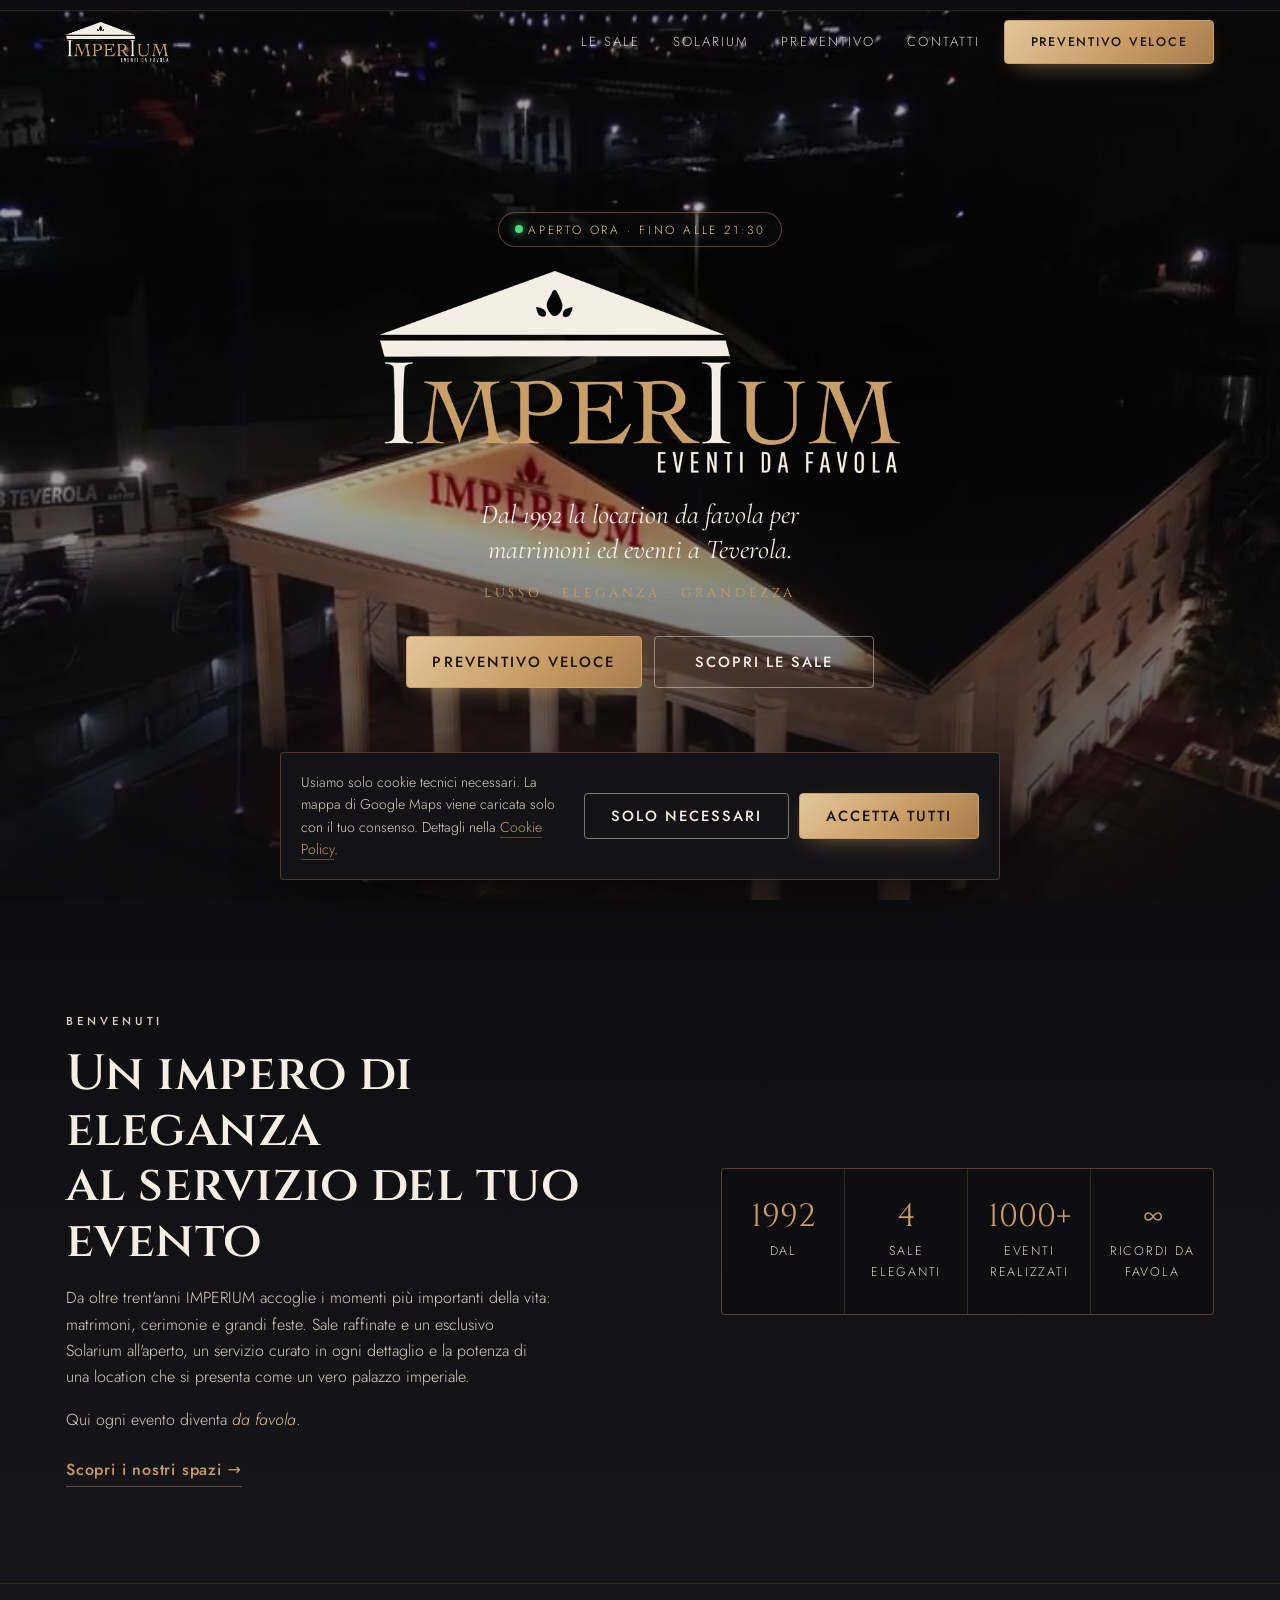
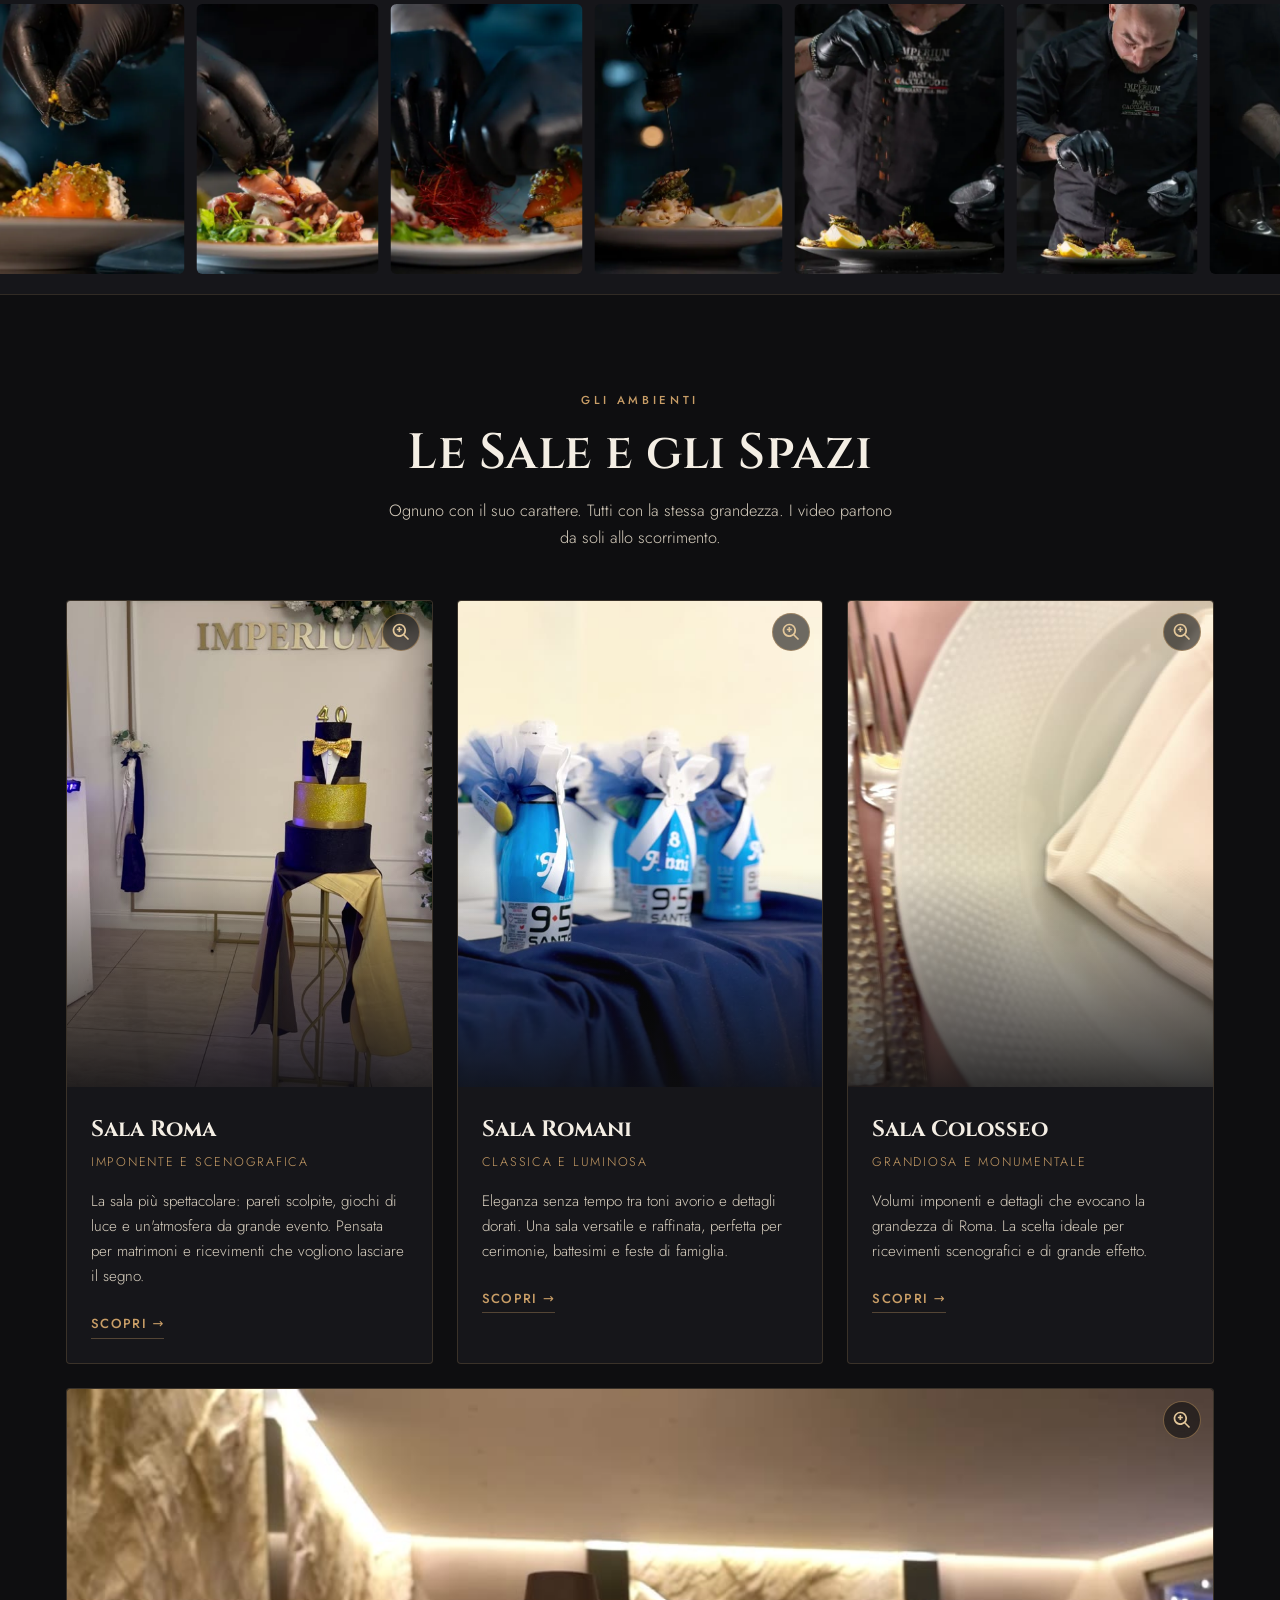
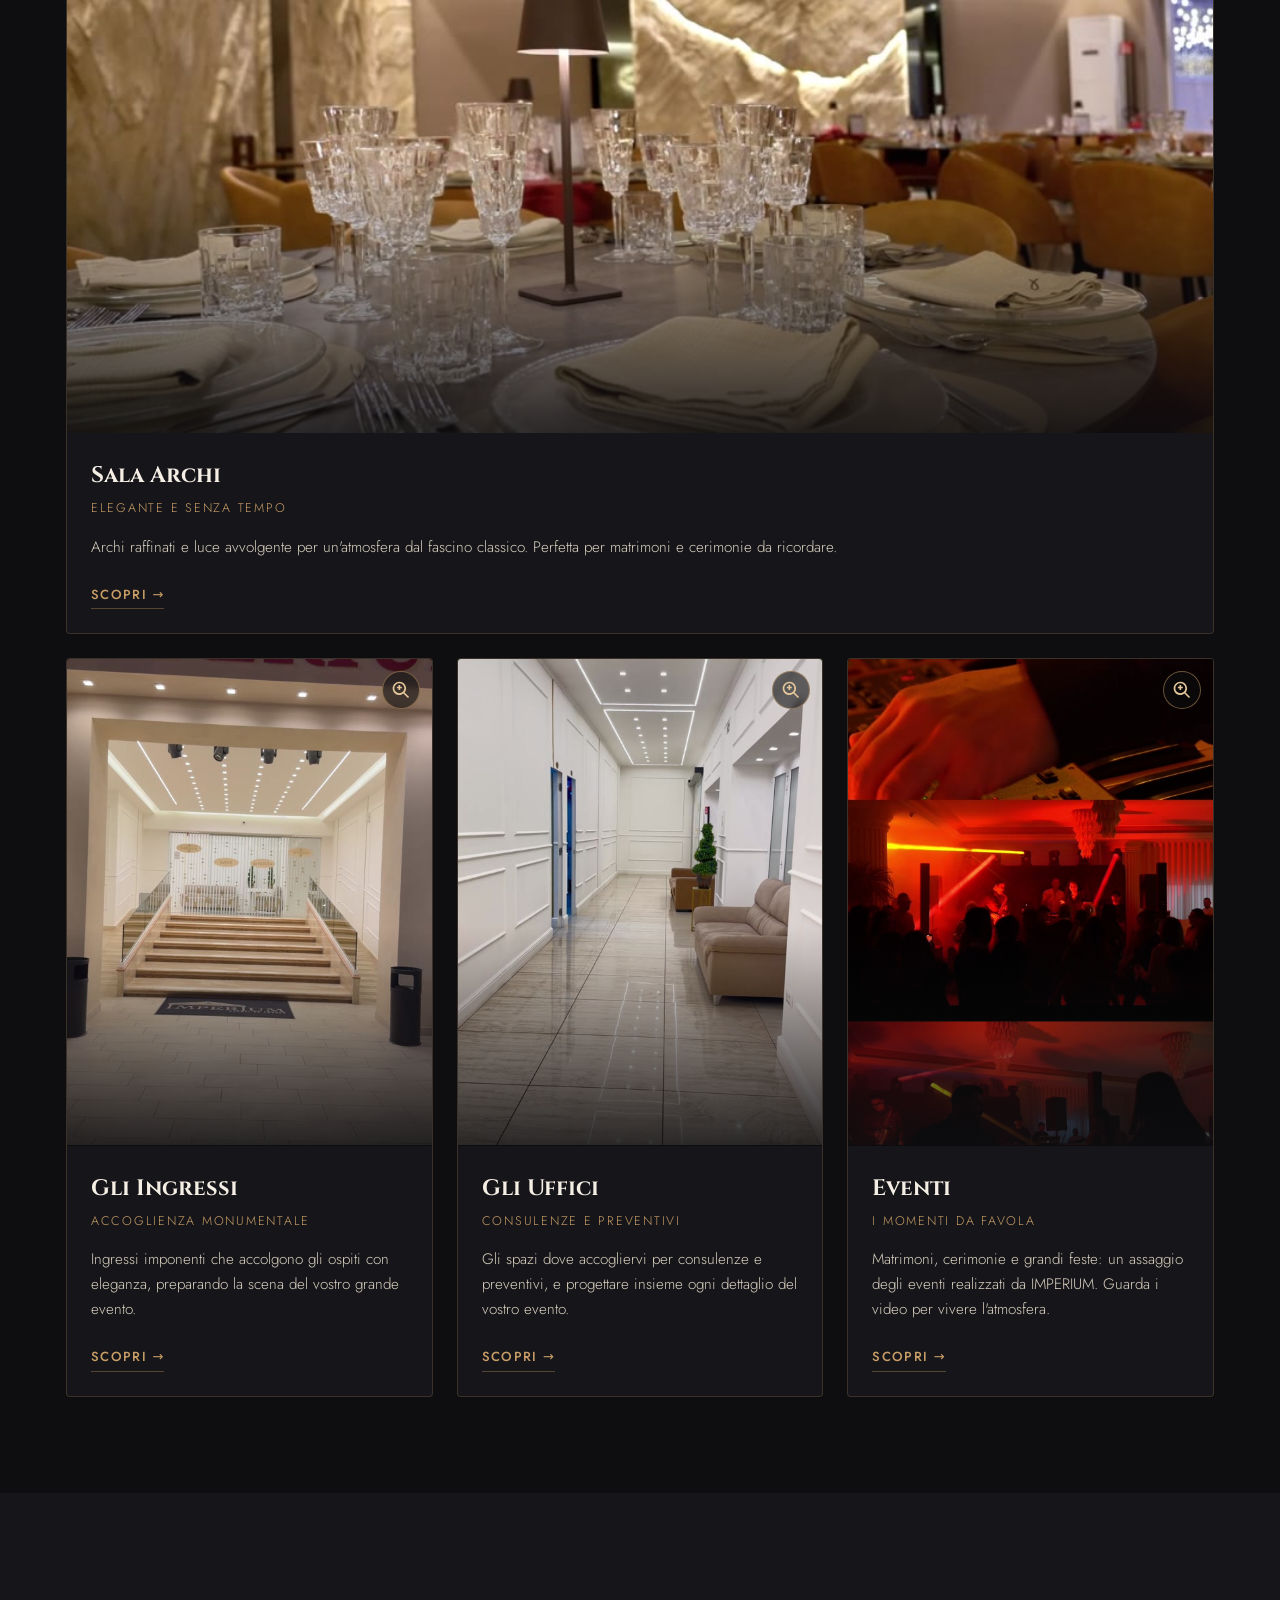
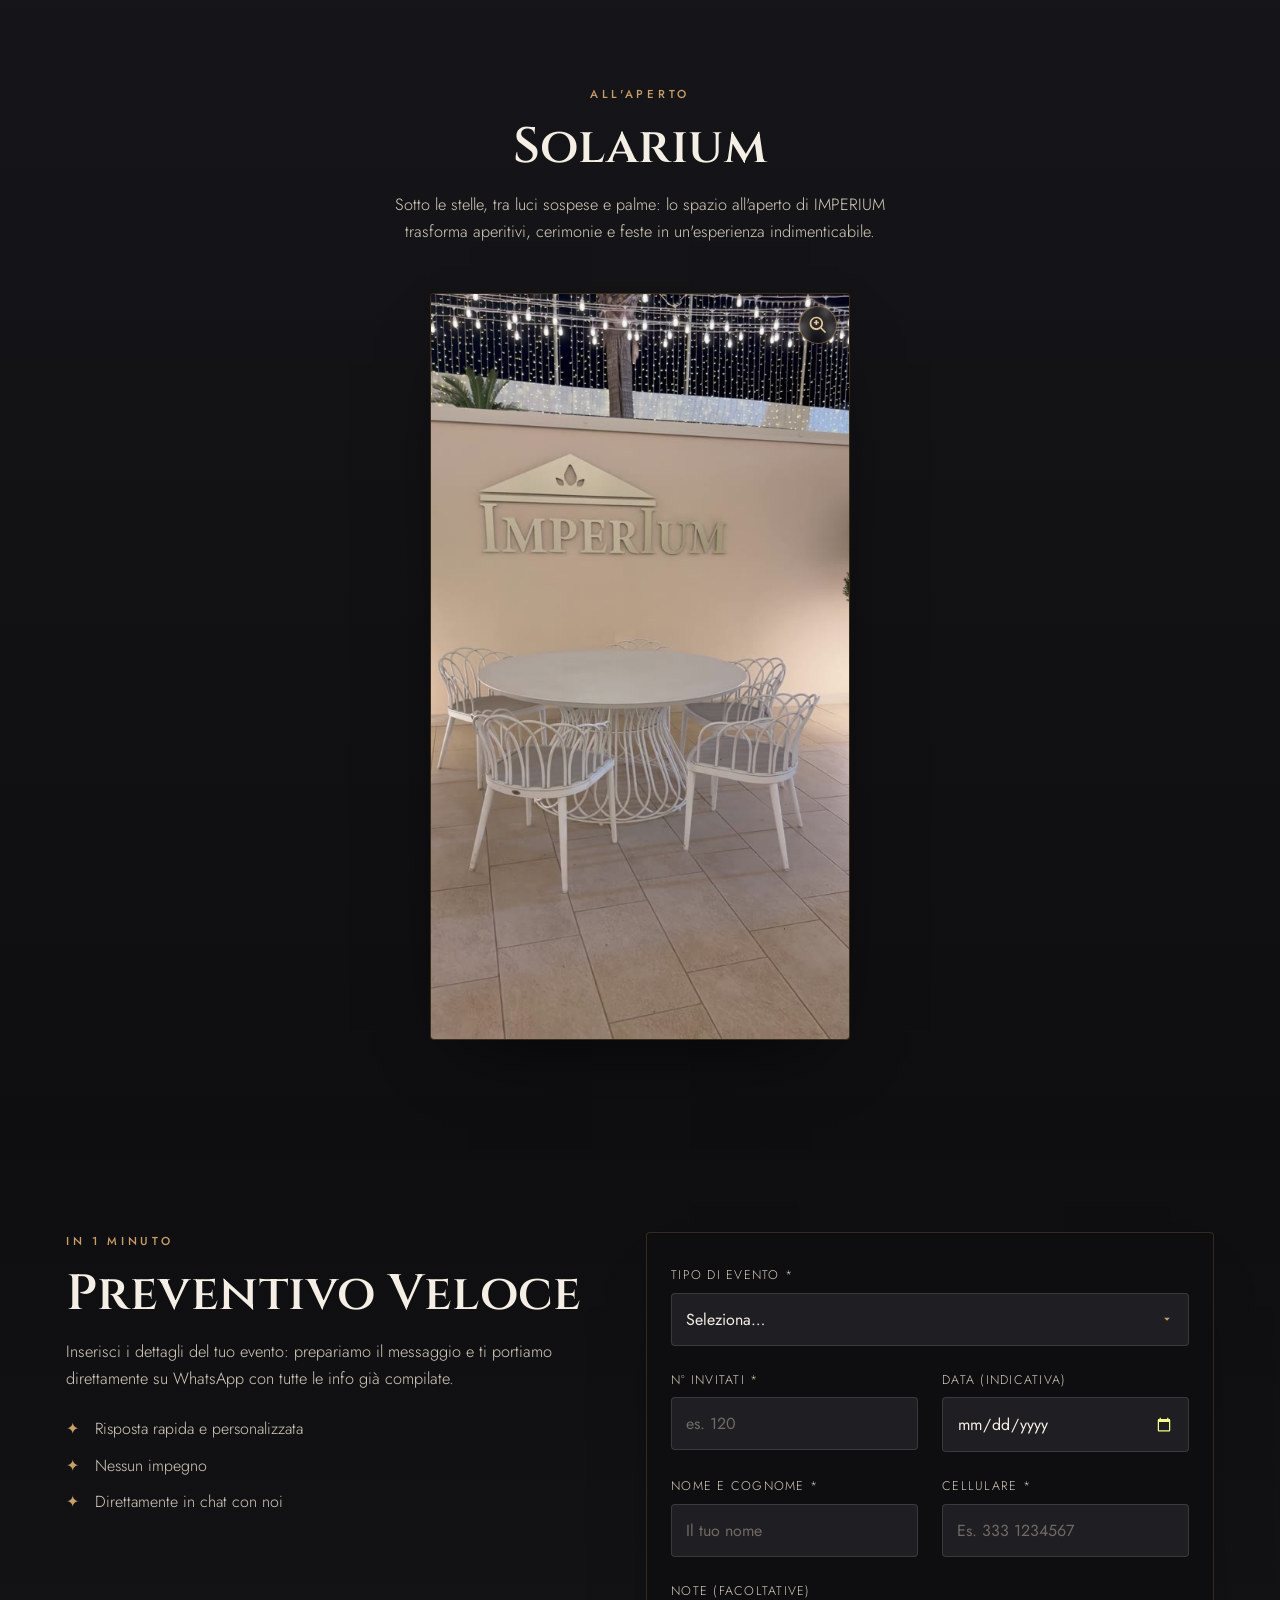
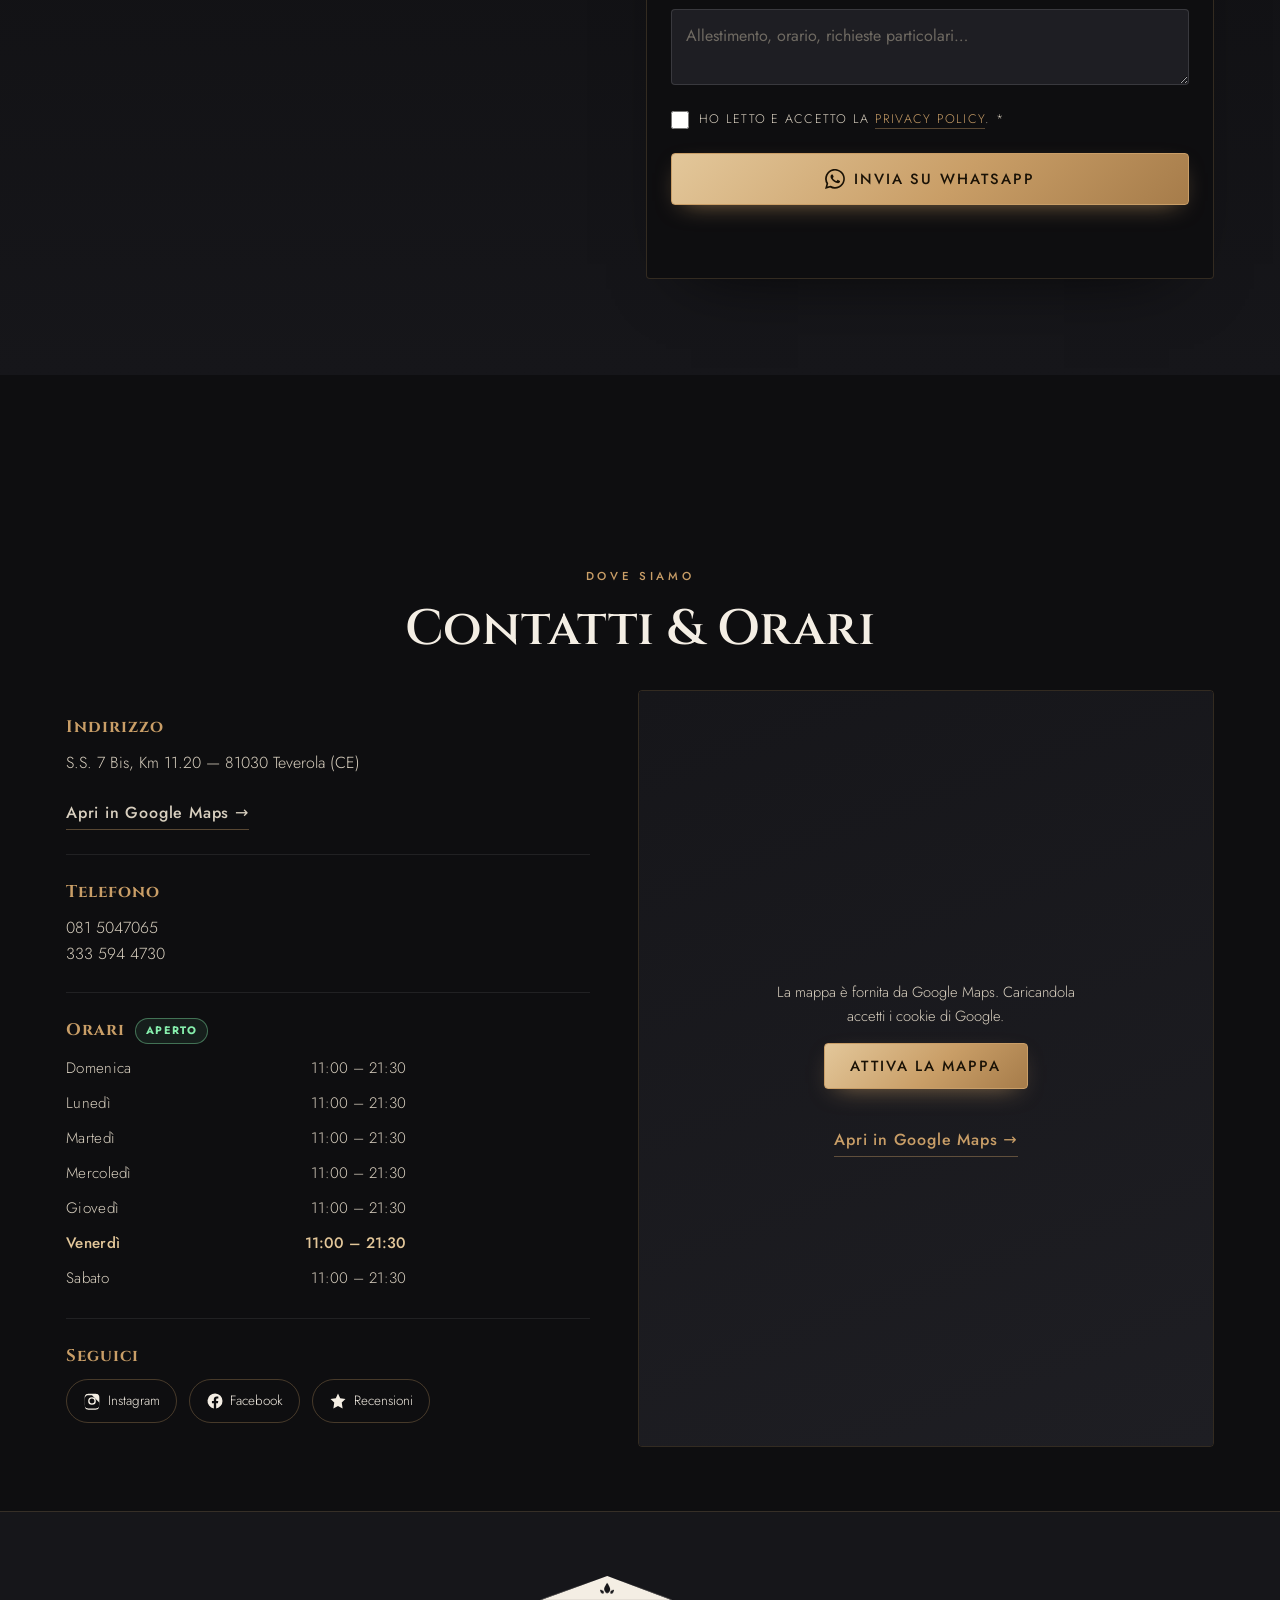
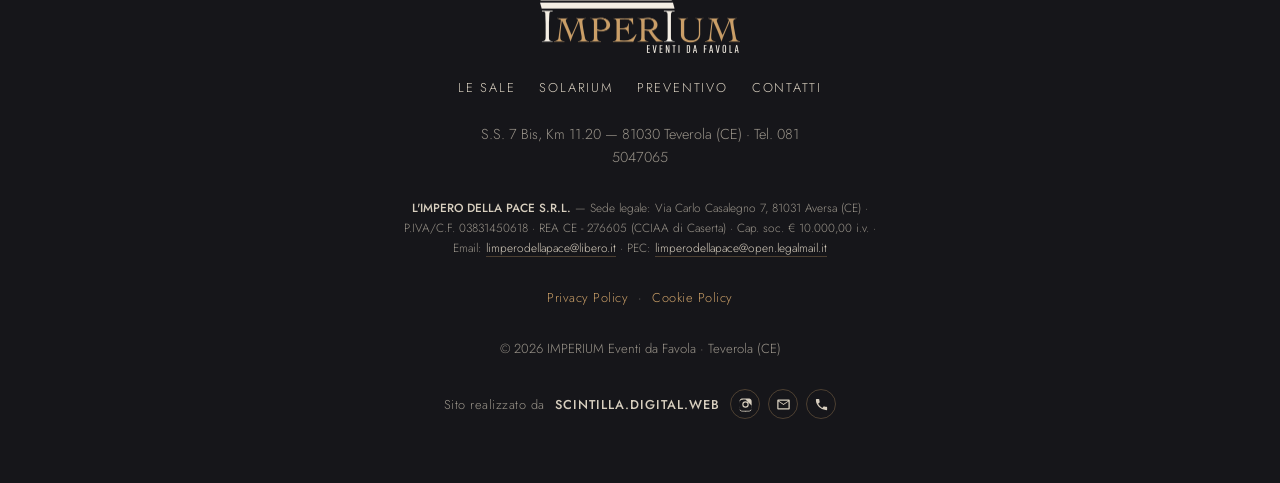
<file: index.html>
<!DOCTYPE html>
<html lang="it">
<head>
<meta charset="UTF-8" />
<meta name="viewport" content="width=device-width, initial-scale=1.0" />

<!-- ===== SEO base ===== -->
<title>Location Eventi e Matrimoni a Teverola (CE) | IMPERIUM</title>
<meta name="description" content="Dal 1992 IMPERIUM è la location da favola per matrimoni ed eventi a Teverola (Caserta): sale eleganti, solarium e cucina d'autore. Richiedi un preventivo." />
<meta name="robots" content="index, follow, max-image-preview:large" />
<link rel="canonical" href="https://imperiumeventidafavola.com/" />
<meta name="author" content="L'IMPERO DELLA PACE S.R.L." />
<meta name="theme-color" content="#0E0E10" />

<!-- ===== Local / geo ===== -->
<meta name="geo.region" content="IT-CE" />
<meta name="geo.placename" content="Teverola, Caserta, Campania" />
<meta name="geo.position" content="40.9962;14.2074" />
<meta name="ICBM" content="40.9962, 14.2074" />

<!-- ===== Open Graph ===== -->
<meta property="og:type" content="website" />
<meta property="og:site_name" content="IMPERIUM — Eventi da Favola" />
<meta property="og:title" content="Location Eventi e Matrimoni a Teverola (CE) | IMPERIUM" />
<meta property="og:description" content="Dal 1992 la location da favola per matrimoni ed eventi a Teverola (Caserta): sale eleganti, solarium e cucina d'autore." />
<meta property="og:url" content="https://imperiumeventidafavola.com/" />
<meta property="og:image" content="https://imperiumeventidafavola.com/assets/img/og-image.jpg" />
<meta property="og:image:width" content="1200" />
<meta property="og:image:height" content="630" />
<meta property="og:image:alt" content="IMPERIUM — Eventi da Favola, location per eventi a Teverola" />
<meta property="og:locale" content="it_IT" />

<!-- ===== Twitter ===== -->
<meta name="twitter:card" content="summary_large_image" />
<meta name="twitter:title" content="Location Eventi e Matrimoni a Teverola (CE) | IMPERIUM" />
<meta name="twitter:description" content="Dal 1992 la location da favola per matrimoni ed eventi a Teverola (Caserta): sale eleganti, solarium e cucina d'autore." />
<meta name="twitter:image" content="https://imperiumeventidafavola.com/assets/img/og-image.jpg" />
<meta name="twitter:image:alt" content="IMPERIUM — Eventi da Favola, Teverola (CE)" />

<!-- ===== Favicon ===== -->
<link rel="icon" type="image/png" href="assets/logo/favicon.png" />
<link rel="apple-touch-icon" href="assets/logo/favicon.png" />

<!-- ===== Preload risorse LCP ===== -->
<link rel="preload" as="image" href="assets/logo/imperium-logo-light-800.png" fetchpriority="high" />
<link rel="preload" as="image" href="assets/img/poster-sfondo.jpg" />

<!-- ===== Font (non bloccanti, con display=swap) ===== -->
<link rel="preconnect" href="https://fonts.googleapis.com" />
<link rel="preconnect" href="https://fonts.gstatic.com" crossorigin />
<link rel="preload" as="style" href="https://fonts.googleapis.com/css2?family=Cinzel:wght@500;600;700&family=Cormorant+Garamond:ital,wght@0,400;0,500;0,600;1,400&family=Jost:wght@300;400;500;600&display=swap" onload="this.onload=null;this.rel='stylesheet'" />
<noscript><link rel="stylesheet" href="https://fonts.googleapis.com/css2?family=Cinzel:wght@500;600;700&family=Cormorant+Garamond:ital,wght@0,400;0,500;0,600;1,400&family=Jost:wght@300;400;500;600&display=swap" /></noscript>

<!-- ===== CSS critico inline (above-the-fold) + CSS completo async ===== -->
<style>
:root{--nero:#0E0E10;--nero-2:#16161A;--nero-3:#1E1E23;--oro:#C99E67;--oro-chiaro:#E3C79A;--oro-scuro:#A67C4A;--crema:#F4EEE4;--crema-2:#D8CFBF;--grigio:#9A948A;--f-display:"Cinzel","Times New Roman",serif;--f-serif:"Cormorant Garamond",Georgia,serif;--f-body:"Jost",system-ui,-apple-system,sans-serif;--wrap:1180px;--radius:4px;--nav-h:76px}
*{box-sizing:border-box;margin:0;padding:0}
html{scroll-behavior:smooth;scroll-padding-top:var(--nav-h)}
body{font-family:var(--f-body);background:#0E0E10;color:#F4EEE4;line-height:1.65;font-weight:300;-webkit-font-smoothing:antialiased;overflow-x:hidden}
img,video{max-width:100%;display:block}
a{color:inherit;text-decoration:none}
.skip-link{position:absolute;left:-999px;top:0;z-index:200;background:var(--oro);color:#1a1206;padding:10px 16px;font-weight:600;border-radius:0 0 4px 0}
.skip-link:focus{left:0}
.wrap{width:100%;max-width:var(--wrap);margin-inline:auto;padding-inline:16px}
.btn{display:inline-flex;align-items:center;justify-content:center;gap:.6em;min-height:52px;padding:0 1.6rem;font-weight:500;font-size:.92rem;letter-spacing:.14em;text-transform:uppercase;border:1px solid transparent;border-radius:var(--radius);cursor:pointer;text-align:center}
.btn--gold{background:linear-gradient(135deg,var(--oro-chiaro),var(--oro) 55%,var(--oro-scuro));color:#1a1206;border-color:var(--oro)}
.btn--ghost{background:transparent;color:var(--crema);border-color:rgba(244,238,228,.45)}
.nav{position:fixed;inset:0 0 auto 0;z-index:60;height:var(--nav-h);display:flex;align-items:center}
.nav--solid{background:rgba(14,14,16,.92);box-shadow:0 1px 0 rgba(201,158,103,.18)}
.nav__inner{width:100%;max-width:var(--wrap);margin-inline:auto;padding-inline:16px;display:flex;align-items:center;gap:1.5rem}
.nav__logo{height:40px;width:auto}.nav__brand{margin-right:auto}
.nav__links,.nav__cta{display:none}
.nav__burger{display:inline-flex;flex-direction:column;gap:5px;justify-content:center;width:44px;height:44px;margin-left:auto;background:none;border:0;cursor:pointer}
.nav__burger span{height:2px;width:26px;background:var(--crema);border-radius:2px}
.hero{position:relative;height:100svh;min-height:600px;display:flex;align-items:center;justify-content:center;overflow:hidden}
.hero__video{position:absolute;inset:0;width:100%;height:100%;object-fit:cover;z-index:0}
.hero__scrim{position:absolute;inset:0;z-index:1;background:radial-gradient(130% 90% at 50% 32%,rgba(14,14,16,.04),rgba(14,14,16,.34) 72%),linear-gradient(to bottom,rgba(14,14,16,.34),rgba(14,14,16,.12) 42%,rgba(14,14,16,.72))}
.hero__content{position:relative;z-index:2;text-align:center;padding:0 20px;max-width:760px}
.hero__eyebrow{display:inline-flex;align-items:center;gap:.5em;font-size:.74rem;letter-spacing:.22em;text-transform:uppercase;color:var(--oro-chiaro);border:1px solid rgba(201,158,103,.4);border-radius:40px;padding:7px 16px;margin-bottom:1.5rem}
.hero__logo{width:min(82vw,520px);height:auto;margin:0 auto 1.5rem}
.hero__tag{font-family:var(--f-serif);font-size:clamp(1.2rem,4.4vw,1.7rem);color:var(--crema);font-weight:400;font-style:italic;max-width:30ch;margin:0 auto 1rem;line-height:1.3}
.hero__words{font-family:var(--f-display);font-size:.8rem;letter-spacing:.3em;text-transform:uppercase;color:var(--oro);margin-bottom:2rem}
.hero__cta{display:flex;flex-direction:column;gap:12px;align-items:center}
.hero__cta .btn{width:min(92vw,320px)}
@media(min-width:900px){.nav__links{display:flex;gap:2rem;margin-left:auto}.nav__cta{display:inline-flex;min-height:44px}.nav__burger{display:none}.hero__cta{flex-direction:row;justify-content:center}.hero__cta .btn{width:auto;min-width:220px}}
</style>
<link rel="preload" href="css/style.min.css" as="style" onload="this.onload=null;this.rel='stylesheet'" />
<noscript><link rel="stylesheet" href="css/style.min.css" /></noscript>

<!-- ===== Dati strutturati (JSON-LD) ===== -->
<script type="application/ld+json">
{
  "@context": "https://schema.org",
  "@graph": [
    {
      "@type": ["EventVenue", "LocalBusiness"],
      "@id": "https://imperiumeventidafavola.com/#business",
      "name": "IMPERIUM — Eventi da Favola",
      "legalName": "L'IMPERO DELLA PACE S.R.L.",
      "description": "Location per matrimoni, cerimonie ed eventi a Teverola (Caserta). Dal 1992: sale eleganti, solarium all'aperto e cucina d'autore.",
      "url": "https://imperiumeventidafavola.com/",
      "image": "https://imperiumeventidafavola.com/assets/img/og-image.jpg",
      "logo": "https://imperiumeventidafavola.com/assets/logo/imperium-logo.png",
      "telephone": "+390815047065",
      "email": "limperodellapace@libero.it",
      "foundingDate": "1992",
      "priceRange": "€€€",
      "currenciesAccepted": "EUR",
      "vatID": "03831450618",
      "address": {
        "@type": "PostalAddress",
        "streetAddress": "S.S. 7 Bis, Km 11.20",
        "addressLocality": "Teverola",
        "addressRegion": "CE",
        "postalCode": "81030",
        "addressCountry": "IT"
      },
      "geo": { "@type": "GeoCoordinates", "latitude": 40.9962, "longitude": 14.2074 },
      "hasMap": "https://www.google.com/maps/place//data=!4m2!3m1!1s0x133afe57e57b2607:0x2185d400701ddadb",
      "areaServed": [
        { "@type": "City", "name": "Teverola" },
        { "@type": "City", "name": "Aversa" },
        { "@type": "AdministrativeArea", "name": "Provincia di Caserta" },
        { "@type": "AdministrativeArea", "name": "Campania" }
      ],
      "openingHoursSpecification": [{
        "@type": "OpeningHoursSpecification",
        "dayOfWeek": ["Monday","Tuesday","Wednesday","Thursday","Friday","Saturday","Sunday"],
        "opens": "11:00",
        "closes": "21:30"
      }],
      "sameAs": [
        "https://www.instagram.com/imperium_eventidafavola/",
        "https://www.facebook.com/savaris.teverola/"
      ],
      "makesOffer": [
        { "@type": "Offer", "itemOffered": { "@type": "Service", "name": "Ricevimenti di matrimonio" } },
        { "@type": "Offer", "itemOffered": { "@type": "Service", "name": "Cerimonie (battesimi, comunioni, cresime)" } },
        { "@type": "Offer", "itemOffered": { "@type": "Service", "name": "Feste private e compleanni" } },
        { "@type": "Offer", "itemOffered": { "@type": "Service", "name": "Eventi aziendali e cene di gala" } }
      ]
    },
    {
      "@type": "WebSite",
      "@id": "https://imperiumeventidafavola.com/#website",
      "url": "https://imperiumeventidafavola.com/",
      "name": "IMPERIUM — Eventi da Favola",
      "inLanguage": "it-IT",
      "publisher": { "@id": "https://imperiumeventidafavola.com/#business" }
    },
    {
      "@type": "BreadcrumbList",
      "itemListElement": [
        { "@type": "ListItem", "position": 1, "name": "Home", "item": "https://imperiumeventidafavola.com/" }
      ]
    }
  ]
}
</script>
</head>
<body>
<a class="skip-link" href="#main">Vai al contenuto</a>

<!-- ===================== HEADER / NAV ===================== -->
<header class="nav" id="nav">
  <div class="nav__inner">
    <a href="#hero" class="nav__brand" aria-label="IMPERIUM — home">
      <img src="assets/logo/imperium-logo-light-800.png" alt="IMPERIUM Eventi da Favola" class="nav__logo" width="160" height="62" />
    </a>
    <nav class="nav__links" aria-label="Navigazione principale">
      <a href="#sale">Le Sale</a>
      <a href="#esterno">Solarium</a>
      <a href="#preventivo">Preventivo</a>
      <a href="#contatti">Contatti</a>
    </nav>
    <a href="#preventivo" class="btn btn--gold nav__cta">Preventivo veloce</a>
    <button class="nav__burger" id="burger" aria-label="Apri menu" aria-expanded="false">
      <span></span><span></span><span></span>
    </button>
  </div>
</header>

<main id="main">

<!-- ===================== HERO ===================== -->
<section class="hero" id="hero">
  <video class="hero__video" id="heroVideo" autoplay muted loop playsinline preload="auto" poster="assets/img/poster-sfondo.jpg">
    <source src="assets/video/sfondo.mp4" type="video/mp4" />
  </video>
  <div class="hero__scrim"></div>

  <div class="hero__content">
    <span class="hero__eyebrow" id="statoBadge">Caricamento…</span>
    <img src="assets/logo/imperium-logo-light-800.png" alt="Logo IMPERIUM — Eventi da Favola, Teverola (CE)" class="hero__logo" width="520" height="201" fetchpriority="high" />
    <h1 class="hero__tag" id="heroTag">Dal 1992 la location da favola per matrimoni ed eventi a Teverola.</h1>
    <div class="hero__words">Lusso · Eleganza · Grandezza</div>
    <div class="hero__cta">
      <a href="#preventivo" class="btn btn--gold">Preventivo veloce</a>
      <a href="#sale" class="btn btn--ghost">Scopri le sale</a>
    </div>
  </div>

  <a href="#intro" class="hero__scroll" aria-label="Scorri">
    <span></span>
  </a>
</section>

<!-- ===================== INTRO / CLAIM ===================== -->
<section class="intro" id="intro">
  <div class="wrap intro__grid">
    <div class="intro__text">
      <p class="kicker">Benvenuti</p>
      <h2 class="h-serif">Un impero di eleganza <br />al servizio del tuo evento</h2>
      <p>Da oltre trent'anni IMPERIUM accoglie i momenti più importanti della vita: matrimoni, cerimonie e grandi feste. Sale raffinate e un esclusivo Solarium all'aperto, un servizio curato in ogni dettaglio e la potenza di una location che si presenta come un vero palazzo imperiale.</p>
      <p>Qui ogni evento diventa <em>da favola</em>.</p>
      <a href="#sale" class="link-gold">Scopri i nostri spazi &rarr;</a>
    </div>
    <ul class="intro__numeri" id="numeri"><!-- JS --></ul>
  </div>
</section>

<!-- ===================== STRISCIA CUCINA (scorrimento automatico) ===================== -->
<section class="striscia" id="striscia" aria-label="La nostra cucina">
  <div class="striscia__track" id="strisciaTrack"></div>
</section>

<!-- ===================== LE SALE ===================== -->
<section class="sale" id="sale">
  <div class="wrap section-head">
    <p class="kicker">Gli Ambienti</p>
    <h2 class="h-serif">Le Sale e gli Spazi</h2>
    <p class="section-sub">Ognuno con il suo carattere. Tutti con la stessa grandezza. I video partono da soli allo scorrimento.</p>
  </div>
  <div class="wrap sale__grid" id="saleGrid"><!-- JS --></div>
</section>

<!-- ===================== SOLARIUM (video muto, autoplay) ===================== -->
<section class="esterno" id="esterno">
  <div class="wrap section-head section-head--light">
    <p class="kicker">All'aperto</p>
    <h2 class="h-serif" id="esternoTitolo">Solarium</h2>
    <p class="section-sub" id="esternoDesc"></p>
  </div>
  <div class="wrap esterno__stage">
    <div class="esterno__frame" id="esternoFrame" role="button" tabindex="0" aria-label="Apri galleria Solarium">
      <video id="esternoVideo" muted loop playsinline preload="none" poster="assets/img/poster-esterno.jpg">
        <source id="esternoSrc" src="" type="video/mp4" />
      </video>
      <span class="sala-card__zoom" aria-hidden="true"><svg viewBox="0 0 24 24" width="20" height="20"><path fill="currentColor" d="M10 2a8 8 0 1 0 4.9 14.3l5.4 5.4 1.4-1.4-5.4-5.4A8 8 0 0 0 10 2zm0 2a6 6 0 1 1 0 12 6 6 0 0 1 0-12zm-1 2v2H7v2h2v2h2V10h2V8h-2V6z"/></svg></span>
    </div>
  </div>
</section>

<!-- ===================== PREVENTIVO VELOCE ===================== -->
<section class="preventivo" id="preventivo">
  <div class="wrap preventivo__inner">
    <div class="preventivo__intro">
      <p class="kicker">In 1 minuto</p>
      <h2 class="h-serif">Preventivo Veloce</h2>
      <p class="section-sub">Inserisci i dettagli del tuo evento: prepariamo il messaggio e ti portiamo direttamente su WhatsApp con tutte le info già compilate.</p>
      <ul class="preventivo__perks">
        <li>Risposta rapida e personalizzata</li>
        <li>Nessun impegno</li>
        <li>Direttamente in chat con noi</li>
      </ul>
    </div>

    <form class="form card-dark" id="formPreventivo" novalidate>
      <div class="field">
        <label for="pv-evento">Tipo di evento *</label>
        <select id="pv-evento" name="evento" required></select>
        <small class="err" data-for="pv-evento"></small>
      </div>
      <div class="row">
        <div class="field">
          <label for="pv-invitati">N° invitati *</label>
          <input type="number" id="pv-invitati" name="invitati" min="1" max="2000" inputmode="numeric" placeholder="es. 120" required />
          <small class="err" data-for="pv-invitati"></small>
        </div>
        <div class="field">
          <label for="pv-data">Data (indicativa)</label>
          <input type="date" id="pv-data" name="data" />
          <small class="err" data-for="pv-data"></small>
        </div>
      </div>
      <div class="row">
        <div class="field">
          <label for="pv-nome">Nome e cognome *</label>
          <input type="text" id="pv-nome" name="nome" autocomplete="name" placeholder="Il tuo nome" required />
          <small class="err" data-for="pv-nome"></small>
        </div>
        <div class="field">
          <label for="pv-tel">Cellulare *</label>
          <input type="tel" id="pv-tel" name="tel" autocomplete="tel" inputmode="tel" placeholder="Es. 333 1234567" required />
          <small class="err" data-for="pv-tel"></small>
        </div>
      </div>
      <div class="field">
        <label for="pv-note">Note (facoltative)</label>
        <textarea id="pv-note" name="note" rows="2" placeholder="Allestimento, orario, richieste particolari…"></textarea>
      </div>
      <div class="field field--check">
        <label class="check">
          <input type="checkbox" id="pv-privacy" name="privacy" required />
          <span>Ho letto e accetto la <a href="privacy.html" target="_blank" rel="noopener">Privacy Policy</a>. *</span>
        </label>
        <small class="err" data-for="pv-privacy"></small>
      </div>
      <button type="submit" class="btn btn--gold btn--block">
        <svg viewBox="0 0 24 24" width="20" height="20" aria-hidden="true"><path fill="currentColor" d="M.06 24l1.69-6.16a11.87 11.87 0 1 1 4.3 4.25zM6.6 20l.37.22a9.86 9.86 0 1 0-3.33-3.3l.24.38-.99 3.63z"/><path fill="currentColor" d="M9.5 7.1c-.2-.47-.42-.48-.62-.49h-.53c-.18 0-.48.07-.73.35s-.96.94-.96 2.3.98 2.66 1.12 2.85 1.93 3.1 4.78 4.22c2.37.94 2.85.75 3.37.7.52-.05 1.67-.68 1.9-1.34.24-.66.24-1.22.17-1.34-.07-.12-.26-.19-.54-.33s-1.67-.83-1.93-.92c-.26-.1-.45-.14-.64.14s-.73.92-.9 1.11c-.16.19-.33.21-.61.07a7.8 7.8 0 0 1-2.3-1.42 8.6 8.6 0 0 1-1.6-1.98c-.17-.28 0-.44.12-.58.13-.13.28-.33.42-.5.14-.16.19-.28.28-.47.1-.19.05-.35-.02-.49s-.63-1.55-.86-2.11z"/></svg>
        Invia su WhatsApp
      </button>
      <p class="form__note" id="pvEsito" role="status"></p>
    </form>
  </div>
</section>

<!-- ===================== CONTATTI ===================== -->
<section class="contatti" id="contatti">
  <div class="wrap section-head">
    <p class="kicker">Dove siamo</p>
    <h2 class="h-serif">Contatti &amp; Orari</h2>
  </div>
  <div class="wrap contatti__grid">
    <div class="contatti__info">
      <div class="info-block">
        <h3>Indirizzo</h3>
        <p id="ctIndirizzo"></p>
        <a href="#" id="ctMapLink" class="link-gold" target="_blank" rel="noopener">Apri in Google Maps &rarr;</a>
      </div>
      <div class="info-block">
        <h3>Telefono</h3>
        <p><a href="#" id="ctFisso"></a><br /><a href="#" id="ctCell"></a></p>
      </div>
      <div class="info-block">
        <h3>Orari <span class="stato" id="statoContatti"></span></h3>
        <ul class="orari" id="orariList"></ul>
      </div>
      <div class="info-block">
        <h3>Seguici</h3>
        <div class="socials" id="socials"></div>
      </div>
    </div>
    <div class="contatti__map">
      <iframe id="mapFrame" title="Mappa IMPERIUM Eventi da Favola" loading="lazy" referrerpolicy="no-referrer-when-downgrade" allowfullscreen></iframe>
      <div class="map-consent" id="mapConsent">
        <p>La mappa è fornita da Google Maps. Caricandola accetti i cookie di Google.</p>
        <button type="button" class="btn btn--gold" id="mapConsentBtn">Attiva la mappa</button>
        <a href="#" id="mapConsentLink" class="link-gold" target="_blank" rel="noopener">Apri in Google Maps &rarr;</a>
      </div>
    </div>
  </div>
</section>

</main>

<!-- ===================== FOOTER ===================== -->
<footer class="footer">
  <div class="wrap footer__inner">
    <img src="assets/logo/imperium-logo-light-800.png" alt="IMPERIUM Eventi da Favola" class="footer__logo" width="200" height="77" />
    <nav class="footer__links">
      <a href="#sale">Le Sale</a>
      <a href="#esterno">Solarium</a>
      <a href="#preventivo">Preventivo</a>
      <a href="#contatti">Contatti</a>
    </nav>
    <p class="footer__meta" id="footMeta"></p>
    <p class="footer__legal" id="footLegal"></p>
    <nav class="footer__policy">
      <a href="privacy.html">Privacy Policy</a>
      <span>·</span>
      <a href="privacy.html#cookie">Cookie Policy</a>
    </nav>
    <p class="footer__credit">&copy; <span id="year"></span> IMPERIUM Eventi da Favola · Teverola (CE)</p>
    <p class="footer__author" id="autoreCredit"></p>
  </div>
</footer>

<!-- ===================== STICKY BAR MOBILE ===================== -->
<nav class="dock" aria-label="Azioni rapide">
  <a href="#" id="dockCall" class="dock__btn">
    <svg viewBox="0 0 24 24" width="22" height="22"><path fill="currentColor" d="M6.6 10.8a15.5 15.5 0 0 0 6.6 6.6l2.2-2.2c.3-.3.7-.4 1-.2 1.2.4 2.4.6 3.6.6.6 0 1 .4 1 1V20c0 .6-.4 1-1 1A17 17 0 0 1 3 4c0-.6.4-1 1-1h3.5c.6 0 1 .4 1 1 0 1.3.2 2.5.6 3.6.1.4 0 .8-.2 1z"/></svg>
    <span>Chiama</span>
  </a>
  <a href="#" id="dockWhats" class="dock__btn" target="_blank" rel="noopener">
    <svg viewBox="0 0 24 24" width="22" height="22"><path fill="currentColor" d="M.06 24l1.69-6.16a11.87 11.87 0 1 1 4.3 4.25zM6.6 20l.37.22a9.86 9.86 0 1 0-3.33-3.3l.24.38-.99 3.63z"/><path fill="currentColor" d="M9.5 7.1c-.2-.47-.42-.48-.62-.49h-.53c-.18 0-.48.07-.73.35s-.96.94-.96 2.3.98 2.66 1.12 2.85 1.93 3.1 4.78 4.22c2.37.94 2.85.75 3.37.7.52-.05 1.67-.68 1.9-1.34.24-.66.24-1.22.17-1.34-.07-.12-.26-.19-.54-.33s-1.67-.83-1.93-.92c-.26-.1-.45-.14-.64.14s-.73.92-.9 1.11c-.16.19-.33.21-.61.07a7.8 7.8 0 0 1-2.3-1.42 8.6 8.6 0 0 1-1.6-1.98c-.17-.28 0-.44.12-.58.13-.13.28-.33.42-.5.14-.16.19-.28.28-.47.1-.19.05-.35-.02-.49s-.63-1.55-.86-2.11z"/></svg>
    <span>WhatsApp</span>
  </a>
  <a href="#preventivo" class="dock__btn dock__btn--gold">
    <svg viewBox="0 0 24 24" width="22" height="22"><path fill="currentColor" d="M3 5h18v2H3zm0 6h18v2H3zm0 6h12v2H3z"/></svg>
    <span>Preventivo</span>
  </a>
</nav>

<!-- ===================== BANNER COOKIE ===================== -->
<div class="cookie" id="cookie" hidden>
  <p class="cookie__txt">
    Usiamo solo cookie tecnici necessari. La mappa di Google Maps viene caricata solo con il tuo consenso.
    Dettagli nella <a href="privacy.html#cookie">Cookie Policy</a>.
  </p>
  <div class="cookie__btns">
    <button type="button" class="btn btn--ghost" id="cookieReject">Solo necessari</button>
    <button type="button" class="btn btn--gold" id="cookieAccept">Accetta tutti</button>
  </div>
</div>

<script src="js/data.js" defer></script>
<script src="js/gallerie.js" defer></script>
<script src="js/app.min.js" defer></script>
</body>
</html>
</file>
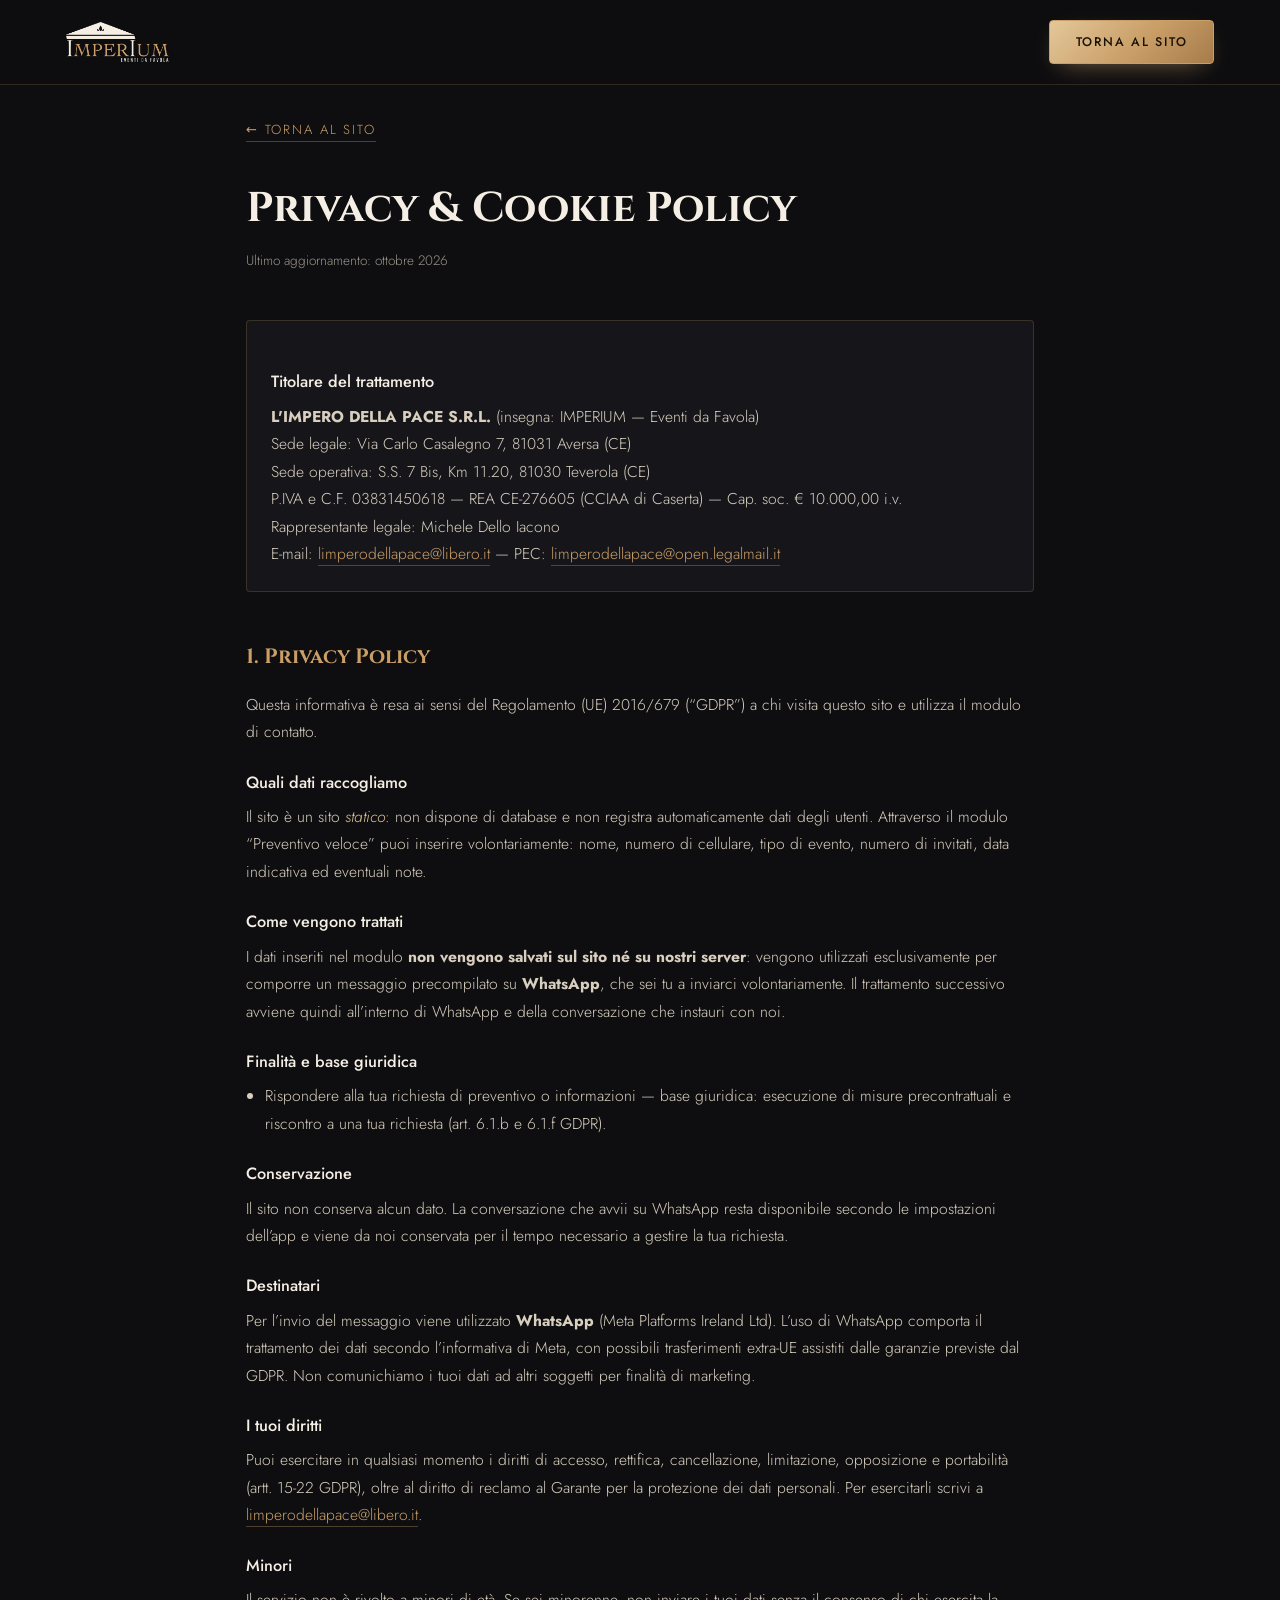
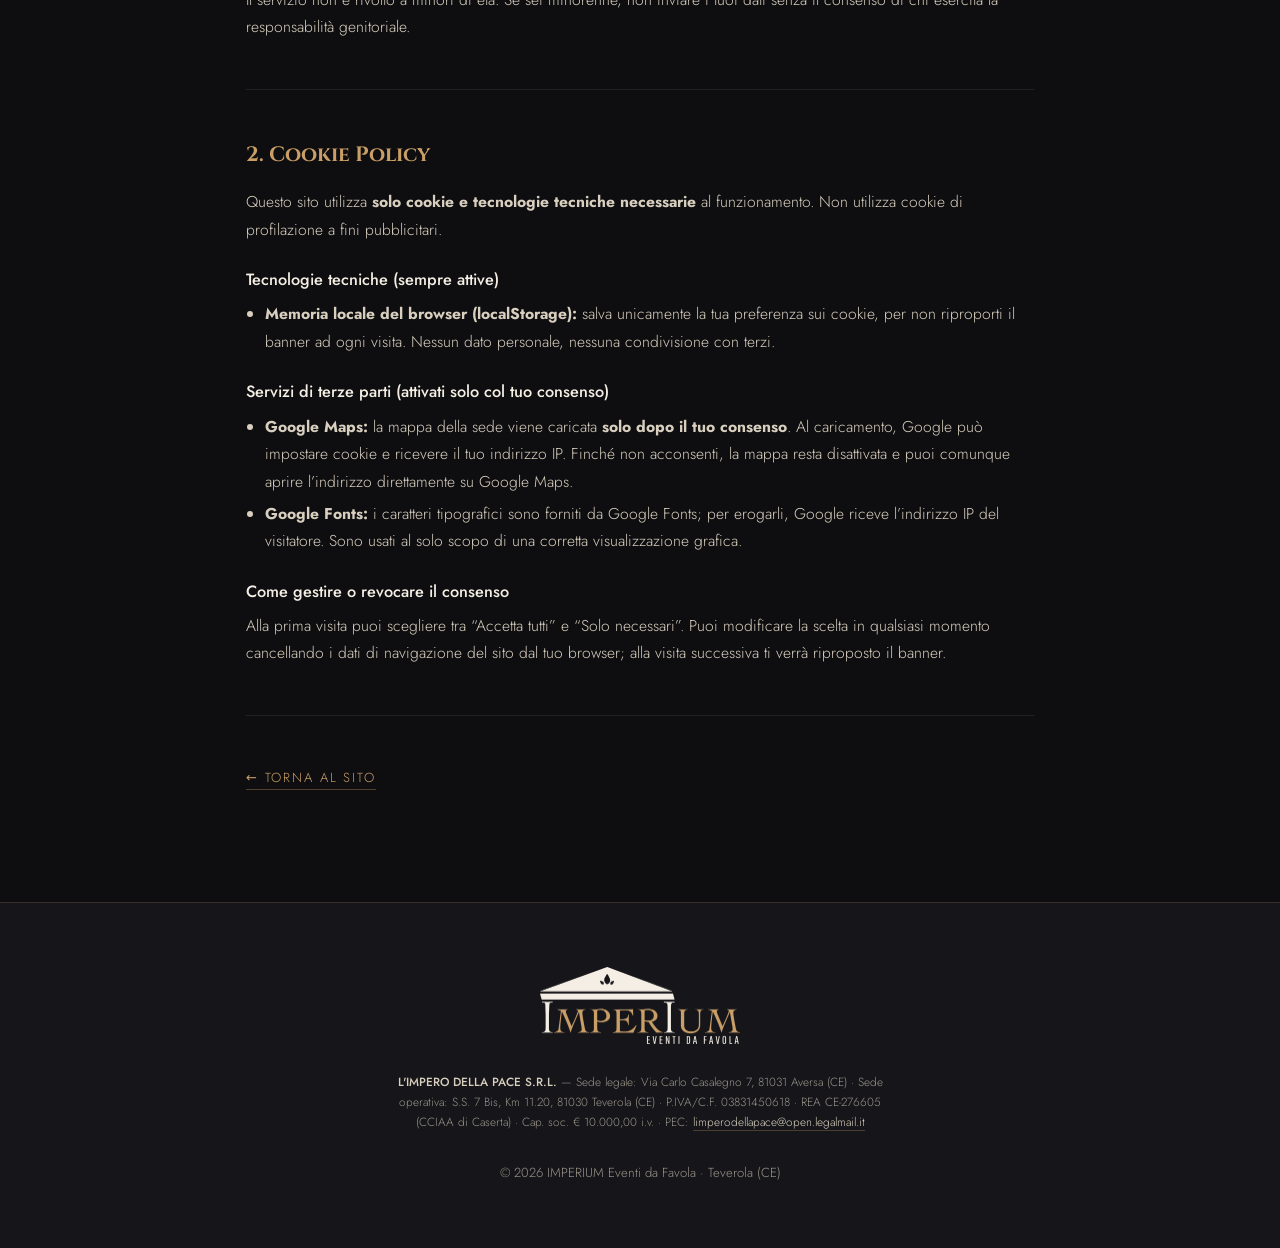
<file: privacy.html>
<!DOCTYPE html>
<html lang="it">
<head>
<meta charset="UTF-8" />
<meta name="viewport" content="width=device-width, initial-scale=1.0" />
<title>Privacy &amp; Cookie Policy — IMPERIUM Eventi da Favola</title>
<meta name="description" content="Informativa privacy e cookie policy di IMPERIUM Eventi da Favola (L'IMPERO DELLA PACE S.R.L.)." />
<meta name="robots" content="noindex, follow" />
<link rel="canonical" href="https://imperiumeventidafavola.com/privacy.html" />
<meta name="theme-color" content="#0E0E10" />
<link rel="icon" type="image/png" href="assets/logo/favicon.png" />
<link rel="preconnect" href="https://fonts.googleapis.com" />
<link rel="preconnect" href="https://fonts.gstatic.com" crossorigin />
<link rel="preload" as="style" href="https://fonts.googleapis.com/css2?family=Cinzel:wght@500;600;700&family=Cormorant+Garamond:ital,wght@0,400;0,500;0,600;1,400&family=Jost:wght@300;400;500;600&display=swap" onload="this.onload=null;this.rel='stylesheet'" />
<noscript><link rel="stylesheet" href="https://fonts.googleapis.com/css2?family=Cinzel:wght@500;600;700&family=Cormorant+Garamond:ital,wght@0,400;0,500;0,600;1,400&family=Jost:wght@300;400;500;600&display=swap" /></noscript>
<link rel="stylesheet" href="css/style.min.css" />
<style>
  .legal{max-width:820px;margin:0 auto;padding:calc(var(--nav-h) + 2rem) 16px 5rem}
  .legal .back{display:inline-flex;align-items:center;gap:.5em;color:var(--oro);font-size:.82rem;letter-spacing:.14em;text-transform:uppercase;margin-bottom:var(--s-4)}
  .legal .back:hover{color:var(--oro-chiaro)}
  .legal h1{font-family:var(--f-display);font-size:clamp(1.8rem,5vw,2.6rem);color:var(--crema);margin-bottom:.4rem}
  .legal .upd{color:var(--grigio);font-size:.85rem;margin-bottom:var(--s-5)}
  .legal h2{font-family:var(--f-display);font-size:1.3rem;color:var(--oro);margin:var(--s-5) 0 var(--s-2);scroll-margin-top:var(--nav-h)}
  .legal h3{font-family:var(--f-body);font-weight:500;color:var(--crema);margin:var(--s-3) 0 .4rem;font-size:1.02rem}
  .legal p,.legal li{color:var(--crema-2);line-height:1.75;font-size:.98rem}
  .legal ul{margin:.4rem 0 .4rem 1.2rem;list-style:disc}
  .legal li{margin:.3rem 0}
  .legal a{color:var(--oro);border-bottom:1px solid rgba(201,158,103,.35)}
  .legal a:hover{color:var(--oro-chiaro)}
  .legal .box{border:1px solid rgba(201,158,103,.2);border-radius:var(--radius);padding:var(--s-3);margin:var(--s-3) 0;background:var(--nero-2)}
  .legal hr{border:0;border-top:1px solid rgba(255,255,255,.08);margin:var(--s-5) 0}
</style>
</head>
<body>

<header class="nav nav--solid" id="nav">
  <div class="nav__inner">
    <a href="index.html" class="nav__brand" aria-label="IMPERIUM — home">
      <img src="assets/logo/imperium-logo-light-800.png" alt="IMPERIUM Eventi da Favola" class="nav__logo" width="160" height="62" />
    </a>
    <a href="index.html" class="btn btn--gold nav__cta" style="display:inline-flex">Torna al sito</a>
  </div>
</header>

<main class="legal">
  <a href="index.html" class="back">&larr; Torna al sito</a>
  <h1>Privacy &amp; Cookie Policy</h1>
  <p class="upd">Ultimo aggiornamento: ottobre 2026</p>

  <div class="box">
    <h3>Titolare del trattamento</h3>
    <p>
      <strong>L'IMPERO DELLA PACE S.R.L.</strong> (insegna: IMPERIUM — Eventi da Favola)<br />
      Sede legale: Via Carlo Casalegno 7, 81031 Aversa (CE)<br />
      Sede operativa: S.S. 7 Bis, Km 11.20, 81030 Teverola (CE)<br />
      P.IVA e C.F. 03831450618 — REA CE-276605 (CCIAA di Caserta) — Cap. soc. € 10.000,00 i.v.<br />
      Rappresentante legale: Michele Dello Iacono<br />
      E-mail: <a href="mailto:limperodellapace@libero.it">limperodellapace@libero.it</a> — PEC: <a href="mailto:limperodellapace@open.legalmail.it">limperodellapace@open.legalmail.it</a>
    </p>
  </div>

  <h2 id="privacy">1. Privacy Policy</h2>
  <p>Questa informativa è resa ai sensi del Regolamento (UE) 2016/679 (“GDPR”) a chi visita questo sito e utilizza il modulo di contatto.</p>

  <h3>Quali dati raccogliamo</h3>
  <p>Il sito è un sito <em>statico</em>: non dispone di database e non registra automaticamente dati degli utenti. Attraverso il modulo “Preventivo veloce” puoi inserire volontariamente: nome, numero di cellulare, tipo di evento, numero di invitati, data indicativa ed eventuali note.</p>

  <h3>Come vengono trattati</h3>
  <p>I dati inseriti nel modulo <strong>non vengono salvati sul sito né su nostri server</strong>: vengono utilizzati esclusivamente per comporre un messaggio precompilato su <strong>WhatsApp</strong>, che sei tu a inviarci volontariamente. Il trattamento successivo avviene quindi all’interno di WhatsApp e della conversazione che instauri con noi.</p>

  <h3>Finalità e base giuridica</h3>
  <ul>
    <li>Rispondere alla tua richiesta di preventivo o informazioni — base giuridica: esecuzione di misure precontrattuali e riscontro a una tua richiesta (art. 6.1.b e 6.1.f GDPR).</li>
  </ul>

  <h3>Conservazione</h3>
  <p>Il sito non conserva alcun dato. La conversazione che avvii su WhatsApp resta disponibile secondo le impostazioni dell’app e viene da noi conservata per il tempo necessario a gestire la tua richiesta.</p>

  <h3>Destinatari</h3>
  <p>Per l’invio del messaggio viene utilizzato <strong>WhatsApp</strong> (Meta Platforms Ireland Ltd). L’uso di WhatsApp comporta il trattamento dei dati secondo l’informativa di Meta, con possibili trasferimenti extra-UE assistiti dalle garanzie previste dal GDPR. Non comunichiamo i tuoi dati ad altri soggetti per finalità di marketing.</p>

  <h3>I tuoi diritti</h3>
  <p>Puoi esercitare in qualsiasi momento i diritti di accesso, rettifica, cancellazione, limitazione, opposizione e portabilità (artt. 15-22 GDPR), oltre al diritto di reclamo al Garante per la protezione dei dati personali. Per esercitarli scrivi a <a href="mailto:limperodellapace@libero.it">limperodellapace@libero.it</a>.</p>

  <h3>Minori</h3>
  <p>Il servizio non è rivolto a minori di età. Se sei minorenne, non inviare i tuoi dati senza il consenso di chi esercita la responsabilità genitoriale.</p>

  <hr />

  <h2 id="cookie">2. Cookie Policy</h2>
  <p>Questo sito utilizza <strong>solo cookie e tecnologie tecniche necessarie</strong> al funzionamento. Non utilizza cookie di profilazione a fini pubblicitari.</p>

  <h3>Tecnologie tecniche (sempre attive)</h3>
  <ul>
    <li><strong>Memoria locale del browser (localStorage):</strong> salva unicamente la tua preferenza sui cookie, per non riproporti il banner ad ogni visita. Nessun dato personale, nessuna condivisione con terzi.</li>
  </ul>

  <h3>Servizi di terze parti (attivati solo col tuo consenso)</h3>
  <ul>
    <li><strong>Google Maps:</strong> la mappa della sede viene caricata <strong>solo dopo il tuo consenso</strong>. Al caricamento, Google può impostare cookie e ricevere il tuo indirizzo IP. Finché non acconsenti, la mappa resta disattivata e puoi comunque aprire l’indirizzo direttamente su Google Maps.</li>
    <li><strong>Google Fonts:</strong> i caratteri tipografici sono forniti da Google Fonts; per erogarli, Google riceve l’indirizzo IP del visitatore. Sono usati al solo scopo di una corretta visualizzazione grafica.</li>
  </ul>

  <h3>Come gestire o revocare il consenso</h3>
  <p>Alla prima visita puoi scegliere tra “Accetta tutti” e “Solo necessari”. Puoi modificare la scelta in qualsiasi momento cancellando i dati di navigazione del sito dal tuo browser; alla visita successiva ti verrà riproposto il banner.</p>

  <hr />
  <a href="index.html" class="back">&larr; Torna al sito</a>
</main>

<footer class="footer">
  <div class="wrap footer__inner">
    <img src="assets/logo/imperium-logo-light-800.png" alt="IMPERIUM Eventi da Favola" class="footer__logo" width="180" height="70" />
    <p class="footer__legal">
      <strong>L'IMPERO DELLA PACE S.R.L.</strong> — Sede legale: Via Carlo Casalegno 7, 81031 Aversa (CE) · Sede operativa: S.S. 7 Bis, Km 11.20, 81030 Teverola (CE) · P.IVA/C.F. 03831450618 · REA CE-276605 (CCIAA di Caserta) · Cap. soc. € 10.000,00 i.v. · PEC: <a href="mailto:limperodellapace@open.legalmail.it">limperodellapace@open.legalmail.it</a>
    </p>
    <p class="footer__credit">&copy; <span id="y"></span> IMPERIUM Eventi da Favola · Teverola (CE)</p>
  </div>
</footer>

<script>document.getElementById("y").textContent=new Date().getFullYear();</script>
</body>
</html>
</file>
<file: css/style.min.css>
:root{--nero:#0E0E10;--nero-2:#16161A;--nero-3:#1E1E23;--oro:#C99E67;--oro-chiaro:#E3C79A;--oro-scuro:#A67C4A;--crema:#F4EEE4;--crema-2:#D8CFBF;--grigio:#9A948A;--bianco:#FFFFFF;--verde-wa:#25D366;--f-display:"Cinzel","Times New Roman",serif;--f-serif:"Cormorant Garamond",Georgia,serif;--f-body:"Jost",system-ui,-apple-system,sans-serif;--s-1:.5rem;--s-2:1rem;--s-3:1.5rem;--s-4:2rem;--s-5:3rem;--s-6:4rem;--s-7:6rem;--s-8:8rem;--wrap:1180px;--radius:4px;--nav-h:76px}*{box-sizing:border-box;margin:0;padding:0}html{scroll-behavior:smooth;scroll-padding-top:var(--nav-h)}body{font-family:var(--f-body);background:var(--nero);color:var(--crema);line-height:1.65;font-weight:300;-webkit-font-smoothing:antialiased;overflow-x:hidden}img,video{max-width:100%;display:block}[hidden]{display:none!important}a{color:inherit;text-decoration:none}ul{list-style:none}em{font-style:italic;color:var(--oro-chiaro)}a:focus-visible,button:focus-visible,input:focus-visible,select:focus-visible,textarea:focus-visible,[tabindex]:focus-visible,[role="button"]:focus-visible{outline:2px solid var(--oro-chiaro);outline-offset:3px;border-radius:2px}.skip-link{position:absolute;left:-999px;top:0;z-index:200;background:var(--oro);color:#1a1206;padding:10px 16px;font-weight:600;border-radius:0 0 4px 0}.skip-link:focus{left:0}.wrap{width:100%;max-width:var(--wrap);margin-inline:auto;padding-inline:16px}.h-serif{font-family:var(--f-display);font-weight:600;line-height:1.12;letter-spacing:.01em;font-size:clamp(1.9rem,6vw,3.1rem);color:var(--crema)}.kicker{font-family:var(--f-body);text-transform:uppercase;letter-spacing:.32em;font-size:.72rem;font-weight:500;color:var(--oro);margin-bottom:var(--s-2)}.section-sub{color:var(--crema-2);max-width:58ch;margin-top:var(--s-2);font-size:1.02rem}.link-gold{display:inline-block;margin-top:var(--s-3);color:var(--oro);font-weight:500;letter-spacing:.05em;border-bottom:1px solid rgba(201,158,103,.4);padding-bottom:3px;transition:border-color .25s,color .25s}.link-gold:hover{color:var(--oro-chiaro);border-color:var(--oro-chiaro)}.btn{--h:52px;display:inline-flex;align-items:center;justify-content:center;gap:.6em;min-height:var(--h);padding:0 1.6rem;font-family:var(--f-body);font-weight:500;font-size:.92rem;letter-spacing:.14em;text-transform:uppercase;border:1px solid transparent;border-radius:var(--radius);cursor:pointer;transition:transform .2s,background .25s,color .25s,border-color .25s;text-align:center}.btn:active{transform:translateY(1px)}.btn--gold{background:linear-gradient(135deg,var(--oro-chiaro),var(--oro) 55%,var(--oro-scuro));color:#1a1206;border-color:var(--oro);box-shadow:0 8px 26px -12px rgba(201,158,103,.8)}.btn--gold:hover{filter:brightness(1.07)}.btn--ghost{background:transparent;color:var(--crema);border-color:rgba(244,238,228,.45)}.btn--ghost:hover{border-color:var(--oro);color:var(--oro-chiaro)}.btn--block{width:100%}.nav{position:fixed;inset:0 0 auto 0;z-index:60;height:var(--nav-h);display:flex;align-items:center;transition:background .35s,box-shadow .35s,backdrop-filter .35s}.nav--solid{background:rgba(14,14,16,.92);backdrop-filter:blur(10px);box-shadow:0 1px 0 rgba(201,158,103,.18)}.nav__inner{width:100%;max-width:var(--wrap);margin-inline:auto;padding-inline:16px;display:flex;align-items:center;gap:var(--s-3)}.nav__logo{height:40px;width:auto}.nav__brand{margin-right:auto}.nav__links{display:none;gap:var(--s-4);margin-left:auto}.nav__links a{font-size:.82rem;letter-spacing:.16em;text-transform:uppercase;color:var(--crema);opacity:.85;transition:color .2s,opacity .2s;position:relative;padding:4px 0}.nav__links a:hover{color:var(--oro-chiaro);opacity:1}.nav__cta{display:none;--h:44px;font-size:.78rem}.nav__burger{display:inline-flex;flex-direction:column;gap:5px;justify-content:center;width:44px;height:44px;margin-left:auto;background:none;border:0;cursor:pointer}.nav__burger span{height:2px;width:26px;background:var(--crema);transition:.3s;border-radius:2px}.nav__burger[aria-expanded="true"] span:nth-child(1){transform:translateY(7px) rotate(45deg)}.nav__burger[aria-expanded="true"] span:nth-child(2){opacity:0}.nav__burger[aria-expanded="true"] span:nth-child(3){transform:translateY(-7px) rotate(-45deg)}.nav__drawer{position:fixed;inset:var(--nav-h) 0 auto 0;z-index:55;background:rgba(14,14,16,.98);backdrop-filter:blur(12px);border-bottom:1px solid rgba(201,158,103,.2);transform:translateY(-120%);transition:transform .4s cubic-bezier(.4,0,.2,1);padding:var(--s-2) 16px var(--s-4)}.nav__drawer.open{transform:translateY(0)}.nav__drawer a{display:block;padding:14px 4px;font-family:var(--f-display);font-size:1.1rem;letter-spacing:.08em;border-bottom:1px solid rgba(255,255,255,.06)}.nav__drawer .btn{margin-top:var(--s-3)}.hero{position:relative;height:100svh;min-height:600px;display:flex;align-items:center;justify-content:center;overflow:hidden}.hero__video{position:absolute;inset:0;width:100%;height:100%;object-fit:cover;z-index:0}.hero__scrim{position:absolute;inset:0;z-index:1;background:radial-gradient(130% 90% at 50% 32%,rgba(14,14,16,.04),rgba(14,14,16,.34) 72%),linear-gradient(to bottom,rgba(14,14,16,.34),rgba(14,14,16,.12) 42%,rgba(14,14,16,.72))}.hero__content{position:relative;z-index:2;text-align:center;padding:0 20px;max-width:760px}.hero__eyebrow{display:inline-flex;align-items:center;gap:.5em;font-size:.74rem;letter-spacing:.22em;text-transform:uppercase;color:var(--oro-chiaro);border:1px solid rgba(201,158,103,.4);border-radius:40px;padding:7px 16px;margin-bottom:var(--s-3);background:rgba(14,14,16,.3)}.hero__eyebrow::before{content:"";width:8px;height:8px;border-radius:50%;background:var(--grigio)}.hero__eyebrow.aperto::before{background:#4ade80;box-shadow:0 0 10px #4ade80}.hero__eyebrow.chiuso::before{background:#f87171}.hero__logo{width:min(82vw,520px);height:auto;margin:0 auto var(--s-3);filter:drop-shadow(0 6px 30px rgba(0,0,0,.6))}.hero__tag{font-family:var(--f-serif);font-size:clamp(1.2rem,4.4vw,1.7rem);color:var(--crema);font-weight:400;font-style:italic;max-width:30ch;margin:0 auto var(--s-2)}.hero__words{font-family:var(--f-display);font-size:.8rem;letter-spacing:.3em;text-transform:uppercase;color:var(--oro);margin-bottom:var(--s-4)}.hero__cta{display:flex;flex-direction:column;gap:12px;align-items:center}.hero__cta .btn{width:min(92vw,320px)}.hero__scroll{position:absolute;bottom:22px;left:50%;transform:translateX(-50%);z-index:2}.hero__scroll span{display:block;width:22px;height:36px;border:2px solid rgba(244,238,228,.5);border-radius:14px;position:relative}.hero__scroll span::after{content:"";position:absolute;top:7px;left:50%;transform:translateX(-50%);width:3px;height:7px;background:var(--oro);border-radius:2px;animation:scrolldot 1.6s infinite}@keyframes scrolldot{0%{opacity:0;transform:translate(-50%,0)}40%{opacity:1}80%{opacity:0;transform:translate(-50%,10px)}}.intro{padding:var(--s-7) 0;background:linear-gradient(to bottom,var(--nero),var(--nero-2))}.intro__grid{display:grid;gap:var(--s-5)}.intro__text p{color:var(--crema-2);margin-top:var(--s-2);max-width:54ch}.intro__numeri{display:grid;grid-template-columns:repeat(2,1fr);gap:1px;background:rgba(201,158,103,.18);border:1px solid rgba(201,158,103,.18);border-radius:var(--radius);overflow:hidden}.intro__numeri li{background:var(--nero);padding:var(--s-4) var(--s-2);text-align:center}.intro__numeri .n{display:block;font-family:var(--f-display);font-size:2rem;color:var(--oro);line-height:1}.intro__numeri .l{display:block;margin-top:8px;font-size:.78rem;letter-spacing:.14em;text-transform:uppercase;color:var(--crema-2)}.section-head{padding-top:var(--s-7);text-align:left}.section-head--light{}.sale{padding-bottom:var(--s-7)}.sale__grid{display:grid;gap:var(--s-3);margin-top:var(--s-5)}.sala-card{position:relative;border:1px solid rgba(201,158,103,.2);border-radius:var(--radius);overflow:hidden;background:var(--nero-2);transition:transform .25s,border-color .25s,box-shadow .25s}.sala-card[role="button"]{cursor:pointer}.sala-card[role="button"]:hover{transform:translateY(-4px);border-color:rgba(201,158,103,.5);box-shadow:0 20px 50px -30px rgba(0,0,0,.9)}.sala-card[role="button"]:focus-visible{outline:2px solid var(--oro);outline-offset:3px}.sala-card__zoom{position:absolute;top:12px;right:12px;z-index:3;width:38px;height:38px;border-radius:50%;display:grid;place-items:center;background:rgba(14,14,16,.6);border:1px solid rgba(201,158,103,.5);color:var(--oro-chiaro);backdrop-filter:blur(3px);transition:.25s}.sala-card[role="button"]:hover .sala-card__zoom{background:var(--oro);color:#1a1206;border-color:var(--oro)}.sala-card__media{position:relative;aspect-ratio:4/5;background:#000;cursor:pointer}.sala-card__media video,.sala-card__media img{position:absolute;inset:0;width:100%;height:100%;object-fit:cover}.sala-card__media .playpill{position:absolute;left:50%;top:50%;transform:translate(-50%,-50%);z-index:3;width:64px;height:64px;border-radius:50%;display:grid;place-items:center;background:rgba(14,14,16,.5);border:1.5px solid var(--oro);color:var(--oro-chiaro);transition:opacity .3s,transform .3s;backdrop-filter:blur(3px)}.sala-card__media.playing .playpill{opacity:0;transform:translate(-50%,-50%) scale(.8);pointer-events:none}.sala-card__grad{position:absolute;inset:0;z-index:2;background:linear-gradient(to top,rgba(14,14,16,.85),transparent 45%);pointer-events:none}.sala-card__soon{position:absolute;inset:0;display:flex;flex-direction:column;align-items:center;justify-content:center;gap:12px;background:repeating-linear-gradient(135deg,rgba(201,158,103,.05) 0 14px,rgba(201,158,103,.02) 14px 28px),linear-gradient(160deg,var(--nero-2),var(--nero-3));color:var(--oro);text-align:center}.sala-card__soon .soon-mark{width:66px;height:auto;opacity:.85}.sala-card__soon span{font-family:var(--f-body);font-size:.72rem;letter-spacing:.24em;text-transform:uppercase;color:var(--oro-chiaro);border:1px solid rgba(201,158,103,.35);border-radius:30px;padding:6px 16px}.sala-card.is-soon{border-style:dashed;border-color:rgba(201,158,103,.3)}.sala-card.is-soon .sala-card__grad{display:none}.sala-card.is-wide .sala-card__media{aspect-ratio:16/9}.sala-card__body{padding:var(--s-3)}.sala-card__name{font-family:var(--f-display);font-size:1.4rem;color:var(--crema)}.sala-card__sub{color:var(--oro);font-size:.78rem;letter-spacing:.14em;text-transform:uppercase;margin-top:4px}.sala-card__desc{color:var(--crema-2);font-size:.95rem;margin-top:var(--s-2)}.sala-card__cta{display:inline-flex;align-items:center;gap:.5em;margin-top:var(--s-3);color:var(--oro);font-size:.82rem;letter-spacing:.1em;text-transform:uppercase;font-weight:500;border-bottom:1px solid rgba(201,158,103,.35);padding-bottom:3px;transition:.25s}.sala-card__cta:hover{color:var(--oro-chiaro);border-color:var(--oro-chiaro)}.esterno{padding:var(--s-7) 0;background:linear-gradient(to bottom,var(--nero-2),var(--nero));position:relative}.esterno__stage{margin-top:var(--s-5);display:flex;justify-content:center}.esterno__frame{position:relative;width:min(100%,420px);aspect-ratio:9/16;border:1px solid rgba(201,158,103,.28);border-radius:var(--radius);overflow:hidden;background:#000;box-shadow:0 30px 80px -40px rgba(0,0,0,.9)}.esterno__frame video{position:absolute;inset:0;width:100%;height:100%;object-fit:cover}.esterno__play{position:absolute;inset:0;z-index:3;display:grid;place-items:center;background:rgba(14,14,16,.35);border:0;color:var(--oro-chiaro);cursor:pointer;transition:opacity .3s}.esterno__play .pbg{}.esterno__play svg{width:46px;height:46px;background:rgba(14,14,16,.55);border:1.5px solid var(--oro);border-radius:50%;padding:16px;box-sizing:content-box}.esterno__play.hidden{opacity:0;pointer-events:none}.esterno__audio{position:absolute;right:12px;bottom:12px;z-index:4;width:48px;height:48px;border-radius:50%;display:grid;place-items:center;background:rgba(14,14,16,.72);border:1px solid var(--oro);color:var(--oro-chiaro);cursor:pointer;backdrop-filter:blur(4px);transition:transform .2s,background .2s}.esterno__audio:hover{transform:scale(1.06)}.esterno__hint{position:absolute;right:68px;bottom:22px;z-index:4;font-size:.74rem;letter-spacing:.06em;color:var(--crema);background:rgba(14,14,16,.72);padding:6px 12px;border-radius:30px;border:1px solid rgba(201,158,103,.3);transition:opacity .4s;white-space:nowrap}.esterno__hint.gone{opacity:0;pointer-events:none}.location{padding:var(--s-7) 0;background:var(--nero)}.location__grid{display:grid;gap:var(--s-3);margin-top:var(--s-5)}.loc-card{position:relative;border-radius:var(--radius);overflow:hidden;border:1px solid rgba(201,158,103,.18);background:#000;cursor:pointer}.loc-card .media{position:relative;aspect-ratio:9/16}.loc-card video,.loc-card img{position:absolute;inset:0;width:100%;height:100%;object-fit:cover}.loc-card .cap{position:absolute;left:0;bottom:0;z-index:3;padding:var(--s-3);width:100%;background:linear-gradient(to top,rgba(14,14,16,.9),transparent);font-family:var(--f-display);font-size:1.15rem;color:var(--crema)}.loc-card .playpill{position:absolute;left:50%;top:50%;transform:translate(-50%,-50%);z-index:2;width:58px;height:58px;border-radius:50%;display:grid;place-items:center;background:rgba(14,14,16,.5);border:1.5px solid var(--oro);color:var(--oro-chiaro);transition:.3s;backdrop-filter:blur(3px)}.loc-card.playing .playpill{opacity:0;pointer-events:none}.preventivo{padding:var(--s-7) 0;background:linear-gradient(to bottom,var(--nero),var(--nero-2))}.prenota{padding:var(--s-7) 0;background:var(--nero-2)}.preventivo__inner,.prenota__inner{display:grid;gap:var(--s-5)}.preventivo__perks{margin-top:var(--s-3);display:grid;gap:10px}.preventivo__perks li{position:relative;padding-left:1.8em;color:var(--crema-2)}.preventivo__perks li::before{content:"✦";position:absolute;left:0;color:var(--oro)}.card-dark{background:var(--nero);border:1px solid rgba(201,158,103,.2);border-radius:var(--radius);padding:var(--s-4) var(--s-3);box-shadow:0 30px 70px -45px rgba(0,0,0,.9)}.form{display:grid;gap:var(--s-3)}.form .row{display:grid;gap:var(--s-3)}.field{display:flex;flex-direction:column;gap:7px}.field label{font-size:.78rem;letter-spacing:.1em;text-transform:uppercase;color:var(--crema-2)}.field input,.field select,.field textarea{font-family:var(--f-body);font-size:1rem;color:var(--crema);background:var(--nero-3);border:1px solid rgba(255,255,255,.12);border-radius:var(--radius);padding:14px 14px;width:100%;transition:border-color .2s,box-shadow .2s}.field textarea{resize:vertical}.field input::placeholder,.field textarea::placeholder{color:#6f6a62}.field input:focus,.field select:focus,.field textarea:focus{outline:none;border-color:var(--oro);box-shadow:0 0 0 3px rgba(201,158,103,.18)}.field select{appearance:none;background-image:url("data:image/svg+xml,%3Csvg xmlns='http://www.w3.org/2000/svg' width='14' height='14' viewBox='0 0 24 24' fill='%23C99E67'%3E%3Cpath d='M7 10l5 5 5-5z'/%3E%3C/svg%3E");background-repeat:no-repeat;background-position:right 14px center;padding-right:40px}.field.invalid input,.field.invalid select,.field.invalid textarea{border-color:#f87171;box-shadow:0 0 0 3px rgba(248,113,113,.15)}.err{color:#fca5a5;font-size:.8rem;min-height:0;display:none}.field.invalid .err{display:block}input[type="date"]::-webkit-calendar-picker-indicator,input[type="time"]::-webkit-calendar-picker-indicator{filter:invert(.8) sepia(1) saturate(2) hue-rotate(5deg);cursor:pointer}.form__note{font-size:.9rem;color:var(--oro-chiaro);min-height:1.2em;text-align:center}.form__note.ok{color:#86efac}.field--check{gap:4px}.check{display:flex;align-items:flex-start;gap:10px;cursor:pointer;font-size:.86rem;color:var(--crema-2);letter-spacing:0;text-transform:none}.check input{width:18px;height:18px;min-width:18px;margin-top:2px;accent-color:var(--oro)}.check a{color:var(--oro);border-bottom:1px solid rgba(201,158,103,.4)}.check a:hover{color:var(--oro-chiaro)}.field--check.invalid .check span{color:#fca5a5}.contatti{padding:var(--s-7) 0 var(--s-6);background:var(--nero)}.contatti__grid{display:grid;gap:var(--s-5);margin-top:var(--s-4)}.info-block{padding:var(--s-3) 0;border-top:1px solid rgba(255,255,255,.08)}.info-block:first-child{border-top:0}.info-block h3{font-family:var(--f-display);font-size:1.05rem;color:var(--oro);letter-spacing:.06em;margin-bottom:8px;display:flex;align-items:center;gap:10px}.info-block p,.info-block a{color:var(--crema-2)}.info-block a:hover{color:var(--oro-chiaro)}.stato{font-family:var(--f-body);font-size:.68rem;letter-spacing:.12em;text-transform:uppercase;padding:3px 10px;border-radius:30px;border:1px solid}.stato--aperto{color:#86efac;border-color:rgba(134,239,172,.4);background:rgba(134,239,172,.08)}.stato--chiuso{color:#fca5a5;border-color:rgba(252,165,165,.4);background:rgba(252,165,165,.08)}.orari{display:grid;gap:4px}.orari li{display:flex;justify-content:space-between;gap:var(--s-3);font-size:.95rem;color:var(--crema-2);max-width:340px;padding:3px 0}.orari li.today{color:var(--oro-chiaro);font-weight:500}.orari li .d{letter-spacing:.02em}.socials{display:flex;gap:12px;flex-wrap:wrap}.socials a{display:inline-flex;align-items:center;gap:.5em;padding:10px 16px;border:1px solid rgba(201,158,103,.3);border-radius:40px;font-size:.84rem;color:var(--crema);transition:.25s}.socials a:hover{border-color:var(--oro);color:var(--oro-chiaro);background:rgba(201,158,103,.06)}.socials svg{width:18px;height:18px}.contatti__map{position:relative;border:1px solid rgba(201,158,103,.2);border-radius:var(--radius);overflow:hidden;min-height:320px}.contatti__map iframe{width:100%;height:100%;min-height:320px;border:0;filter:grayscale(.3) contrast(1.05)}.map-consent{position:absolute;inset:0;z-index:2;display:flex;flex-direction:column;align-items:center;justify-content:center;gap:14px;text-align:center;padding:24px;background:linear-gradient(160deg,var(--nero-2),var(--nero-3))}.map-consent p{color:var(--crema-2);font-size:.92rem;max-width:34ch}.map-consent .btn{--h:46px}.footer{background:var(--nero-2);border-top:1px solid rgba(201,158,103,.18);padding:var(--s-6) 0 calc(var(--s-6) + 70px)}.footer__inner{text-align:center;display:grid;gap:var(--s-3);justify-items:center}.footer__logo{width:200px;height:auto}.footer__links{display:flex;flex-wrap:wrap;gap:var(--s-3);justify-content:center}.footer__links a{font-size:.8rem;letter-spacing:.14em;text-transform:uppercase;color:var(--crema-2)}.footer__links a:hover{color:var(--oro-chiaro)}.footer__meta{color:var(--grigio);font-size:.9rem;max-width:40ch}.footer__legal{color:var(--grigio);font-size:.74rem;line-height:1.7;max-width:70ch;margin:4px auto 0}.footer__legal strong{color:var(--crema-2);font-weight:500}.footer__legal a{color:var(--crema-2);border-bottom:1px solid rgba(201,158,103,.3)}.footer__legal a:hover{color:var(--oro-chiaro)}.footer__policy{display:flex;gap:10px;align-items:center;justify-content:center;margin-top:4px;font-size:.8rem}.footer__policy a{color:var(--oro);letter-spacing:.04em}.footer__policy a:hover{color:var(--oro-chiaro)}.footer__policy span{color:var(--grigio)}.footer__credit{color:var(--grigio);font-size:.82rem;margin-top:6px}.footer__author{display:flex;align-items:center;justify-content:center;gap:10px;flex-wrap:wrap;color:var(--grigio);font-size:.8rem;letter-spacing:.04em;margin-top:6px}.footer__author strong{color:var(--crema-2);font-weight:500;letter-spacing:.08em}.footer__author-ic{display:inline-flex;align-items:center;gap:8px}.footer__author-ic a{display:inline-flex;width:30px;height:30px;align-items:center;justify-content:center;border:1px solid rgba(201,158,103,.3);border-radius:50%;color:var(--crema-2);transition:.25s}.footer__author-ic a:hover{border-color:var(--oro);color:var(--oro-chiaro);background:rgba(201,158,103,.08)}.footer__author-ic svg{width:15px;height:15px}.dock{position:fixed;left:0;right:0;bottom:0;z-index:70;display:grid;grid-template-columns:repeat(3,1fr);background:rgba(14,14,16,.96);backdrop-filter:blur(10px);border-top:1px solid rgba(201,158,103,.25);padding-bottom:env(safe-area-inset-bottom)}.dock__btn{display:flex;flex-direction:column;align-items:center;gap:3px;padding:10px 4px;color:var(--crema);font-size:.68rem;letter-spacing:.06em;text-transform:uppercase}.dock__btn svg{color:var(--oro-chiaro)}.dock__btn--gold{background:linear-gradient(135deg,var(--oro),var(--oro-scuro));color:#1a1206}.dock__btn--gold svg{color:#1a1206}.striscia{overflow:hidden;background:var(--nero-2);border-block:1px solid rgba(201,158,103,.15);padding:20px 0;pointer-events:none;user-select:none;-webkit-user-select:none;-webkit-touch-callout:none}.striscia__track{display:flex;gap:12px;width:max-content}.striscia__track img{pointer-events:none;-webkit-user-drag:none;user-drag:none}.striscia__track img{height:270px;width:auto;border-radius:6px;display:block;flex:0 0 auto;object-fit:cover}@media (max-width:600px){.striscia__track img{height:200px}}body.no-scroll{overflow:hidden}.gmodal{position:fixed;inset:0;z-index:100;display:flex;align-items:center;justify-content:center;padding:16px}.gmodal__backdrop{position:absolute;inset:0;background:rgba(8,8,10,.86);backdrop-filter:blur(6px)}.gmodal__panel{position:relative;z-index:1;width:100%;max-width:980px;max-height:92vh;overflow-y:auto;background:linear-gradient(160deg,var(--nero-2),var(--nero));border:1px solid rgba(201,158,103,.3);border-radius:var(--radius);padding:var(--s-5) var(--s-4) var(--s-4);box-shadow:0 40px 100px -30px rgba(0,0,0,.95)}.gmodal__close{position:absolute;top:12px;right:14px;z-index:2;width:42px;height:42px;border-radius:50%;background:rgba(14,14,16,.7);border:1px solid rgba(201,158,103,.4);color:var(--crema);font-size:1.6rem;line-height:1;cursor:pointer;transition:.25s}.gmodal__close:hover{border-color:var(--oro);color:var(--oro-chiaro)}.gmodal__head{text-align:center;max-width:60ch;margin:0 auto var(--s-4)}.gmodal__head .kicker{margin-bottom:8px}.gmodal__head h3{font-size:clamp(1.6rem,5vw,2.4rem)}.gmodal__desc{color:var(--crema-2);margin-top:var(--s-2)}.gmodal__grid{display:grid;grid-template-columns:1fr;gap:var(--s-3)}.gmedia{border:1px solid rgba(201,158,103,.18);border-radius:var(--radius);overflow:hidden;background:#000;display:flex;align-items:center;justify-content:center;min-height:200px}.gmedia video,.gmedia img{max-width:100%;max-height:72vh;width:auto;height:auto;display:block}.gmodal__empty{text-align:center;color:var(--crema-2);padding:var(--s-4)}.gmodal__foot{text-align:center;margin-top:var(--s-4)}@media (min-width:700px){.gmodal__grid{grid-template-columns:repeat(2,1fr)}.gmedia video,.gmedia img{max-height:56vh}}.cookie{position:fixed;left:16px;right:16px;bottom:16px;z-index:90;background:rgba(20,20,23,.98);backdrop-filter:blur(10px);border:1px solid rgba(201,158,103,.3);border-radius:var(--radius);box-shadow:0 20px 60px -20px rgba(0,0,0,.9);padding:18px 20px;display:flex;flex-direction:column;gap:14px;max-width:720px;margin-inline:auto}.cookie__txt{color:var(--crema-2);font-size:.88rem;line-height:1.6;flex:1 1 auto;min-width:0}.cookie__txt a{color:var(--oro);border-bottom:1px solid rgba(201,158,103,.4)}.cookie__txt a:hover{color:var(--oro-chiaro)}.cookie__btns{display:flex;gap:10px;justify-content:flex-end;flex-wrap:wrap}.cookie__btns .btn{--h:46px;flex:1 1 auto}@media (min-width:600px){.cookie{flex-direction:row;align-items:center;bottom:20px}.cookie__btns{flex-wrap:nowrap;flex:0 0 auto}.cookie__btns .btn{flex:0 0 auto}}@media (max-width:899px){.cookie{bottom:84px}}@media (min-width:600px){.form .row{grid-template-columns:1fr 1fr}.intro__numeri{grid-template-columns:repeat(4,1fr)}.sale__grid{grid-template-columns:repeat(2,1fr)}.location__grid{grid-template-columns:repeat(2,1fr)}.sala-card.is-wide{grid-column:1 / -1}}@media (min-width:900px){:root{--nav-h:84px}.nav__links{display:flex}.nav__cta{display:inline-flex}.nav__burger{display:none}.hero__cta{flex-direction:row;justify-content:center}.hero__cta .btn{width:auto;min-width:220px}.intro__grid{grid-template-columns:1.2fr 1fr;align-items:center;gap:var(--s-6)}.section-head{text-align:center;max-width:720px;margin-inline:auto}.section-head .section-sub{margin-inline:auto}.sale__grid{grid-template-columns:repeat(3,1fr)}.preventivo__inner,.prenota__inner{grid-template-columns:1fr 1.1fr;align-items:start;gap:var(--s-6)}.prenota__inner{grid-template-columns:1.1fr 1fr}.contatti__grid{grid-template-columns:1fr 1.1fr}.dock{display:none}.footer{padding-bottom:var(--s-6)}.location__grid{grid-template-columns:repeat(4,1fr)}}@media (min-width:1100px){.sala-card__media{aspect-ratio:3/4}}@media (prefers-reduced-motion:reduce){*{animation:none!important;scroll-behavior:auto!important;transition-duration:.01ms!important}}
</file>
